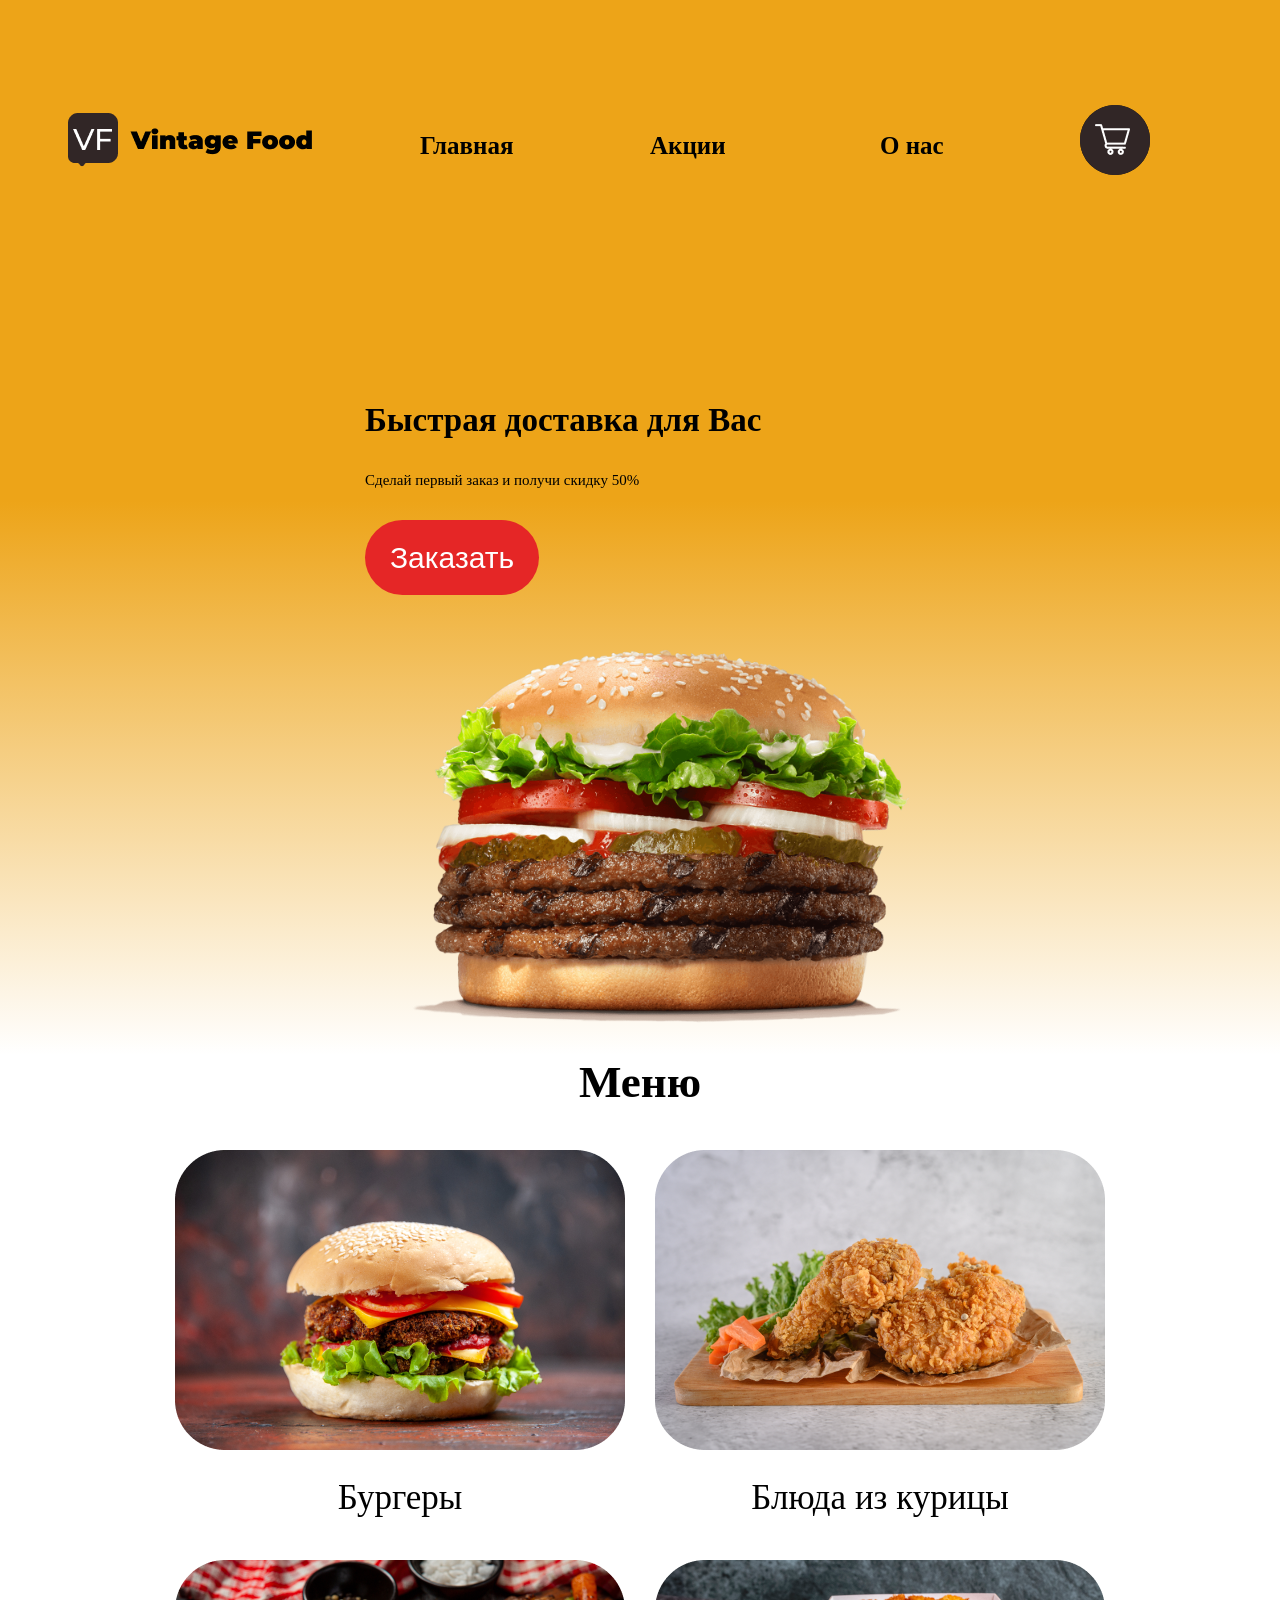
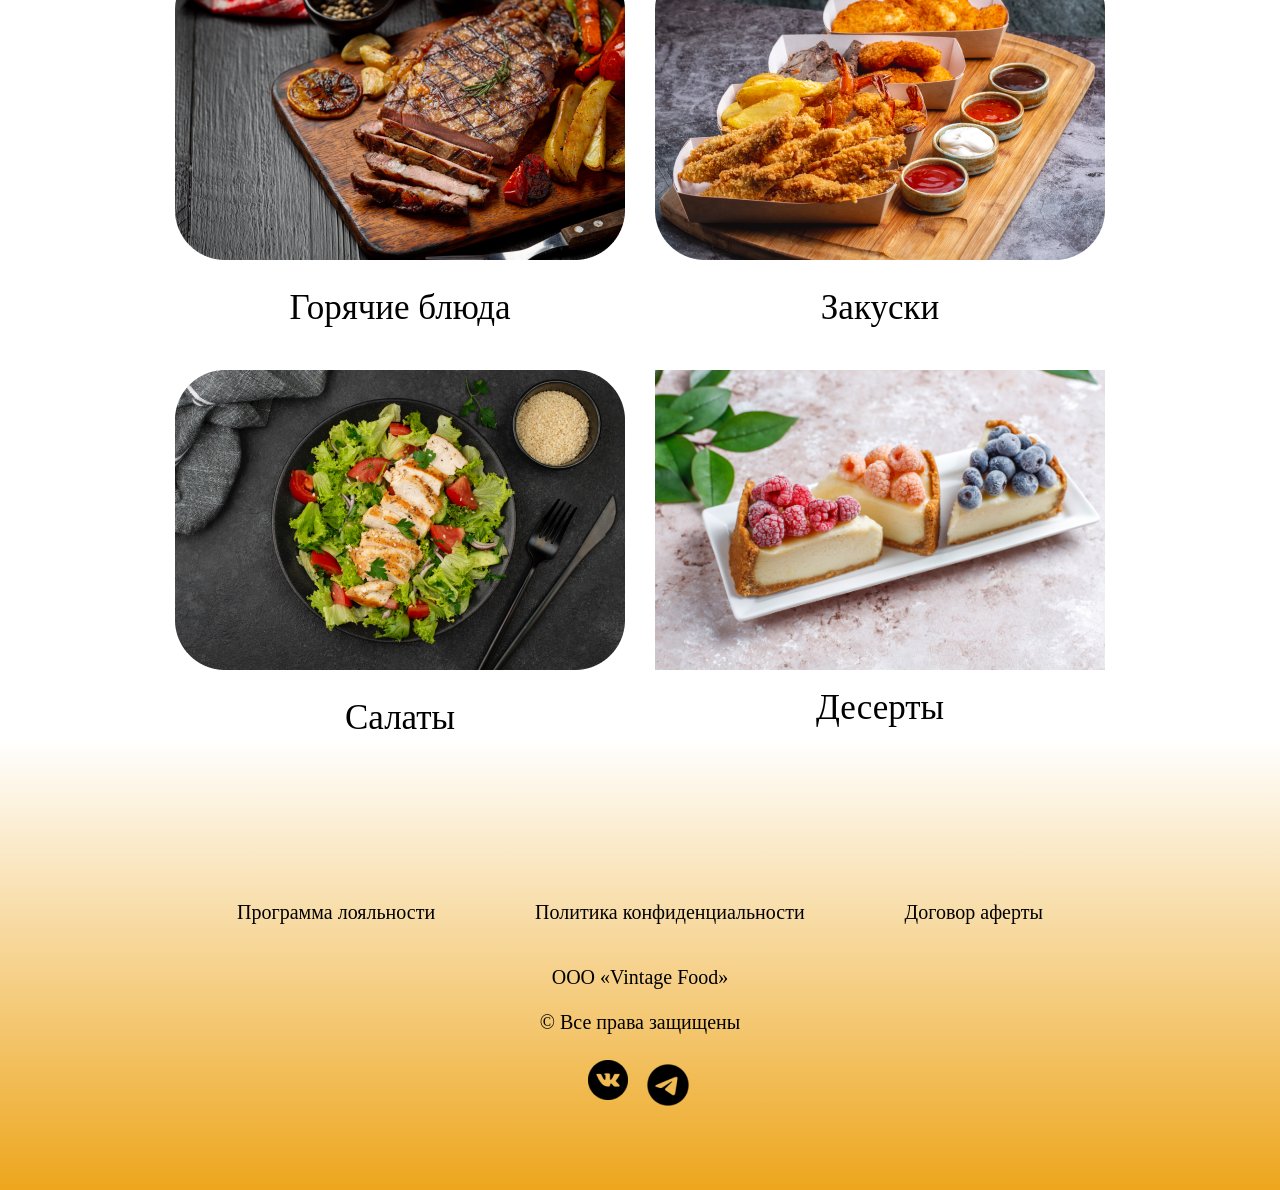
<file: burger-king/index.html>
<!DOCTYPE html>
<html lang="en">
<head>
    <meta charset="UTF-8">
    <meta name="viewport" content="width=device-width, initial-scale=1.0">
    <title>Burger-king</title>
    <link rel="stylesheet" href="style.css">
</head>
<body>
    <header class = "head">
        <nav class = "navigation">
            <a href="#"><img src="images/logo.png" alt="Burger King Logo" class="logo"></a>
            <ul class="vkladki_main">
                <li><a href="#" class ="nav_main">Главная</a></li>
                <li><a href="#" class ="nav_main">Акции</a></li>
                <li><a href="#" class ="nav_main">О нас</a></li>
            </ul>

            <button type="button" class="nav_button">
                <img src="images/button_korzina.png" alt="кнопка корзина" class="img_korzina">
            </button>
        </nav>
        <div class="container-header">
            <ul class="text-header-list">
                <li> 
                    <p class="text-header">
                        Быстрая доставка для Вас
                    </p>
                </li>
                <li> 
                    <p class="text-header2">
                        Сделай первый заказ и получи скидку 50%
                    </p>
                </li>
                <li>
                    <button type="button" class="container-button-header">
                        Заказать
                    </button>
                </li>
            </ul>

            <div>
                <img src="images/burger.png" alt="burger" class="button-zakaz" width="642" height="450">
            </div>
        </div>    

    </header>

    <main class="main">
        <section class="container-catalog">
            <h1 class="catalog-title">Меню</h1>
            <ul class="catalog-list">
                <li class="catalog-item">
                    <img src="images/burger-item.png" alt="" width="450px" height="300px">
                    <p class="catalog-text">Бургеры</p>
                </li>
                <li class="catalog-item">
                    <img src="images/strips.png" alt="" width="450px" height="300px">
                    <p class="catalog-text">Блюда из курицы</p>
                </li>
                <li class="catalog-item">
                    <img src="images/steik.png" alt="" width="450px" height="300px">
                    <p class="catalog-text">Горячие блюда</p>
                </li>
                <li class="catalog-item">
                    <img src="images/fastfood.png" alt="" width="450px" height="300px">
                    <p class="catalog-text">Закуски</p>
                </li>
                <li class="catalog-item">
                    <img src="images/salat.png" alt="" width="450px" height="300px">
                    <p class="catalog-text">Салаты</p>
                </li>
                <li class="catalog-item">
                    <img src="images/thiskeik.jpg" alt="" width="450px" height="300px" class="img_thiskeik">
                    <p class="catalog-text">Десерты</p>
                </li>
            </ul>
        </section>

    </main>

    <footer class="footer">

        <ul class="footer-list">
            <li>
                <a href="#" class="footer-title">Программа лояльности</a>
            </li>
            <li>
                <a href="#" class="footer-title">Политика конфиденциальности</a>
            </li>
            <li>
                <a href="#" class="footer-title">Договор аферты</a>
            </li>
        </ul>

        <ul class="footer-page-text">
            <li>
                <p class="footer-text">ООО «Vintage Food»</p>
            </li>
            <li>
                <p class="footer-text">© Все права защищены</p>
            </li>
        </ul>

        <ul class="footer-contacts">
            <li>
                <a href="#">
                    <img src="images/Vk.png" alt="" width="50px" height="50px" class="footer_images">
                </a>
            </li>
            <li>
                <a href="#">
                    <img src="images/Telegram.png" alt="" width="60px" height="60px" class="footer_images">
                </a>
            </li>

        </ul>
    </footer>

</body>
</html>
</file>
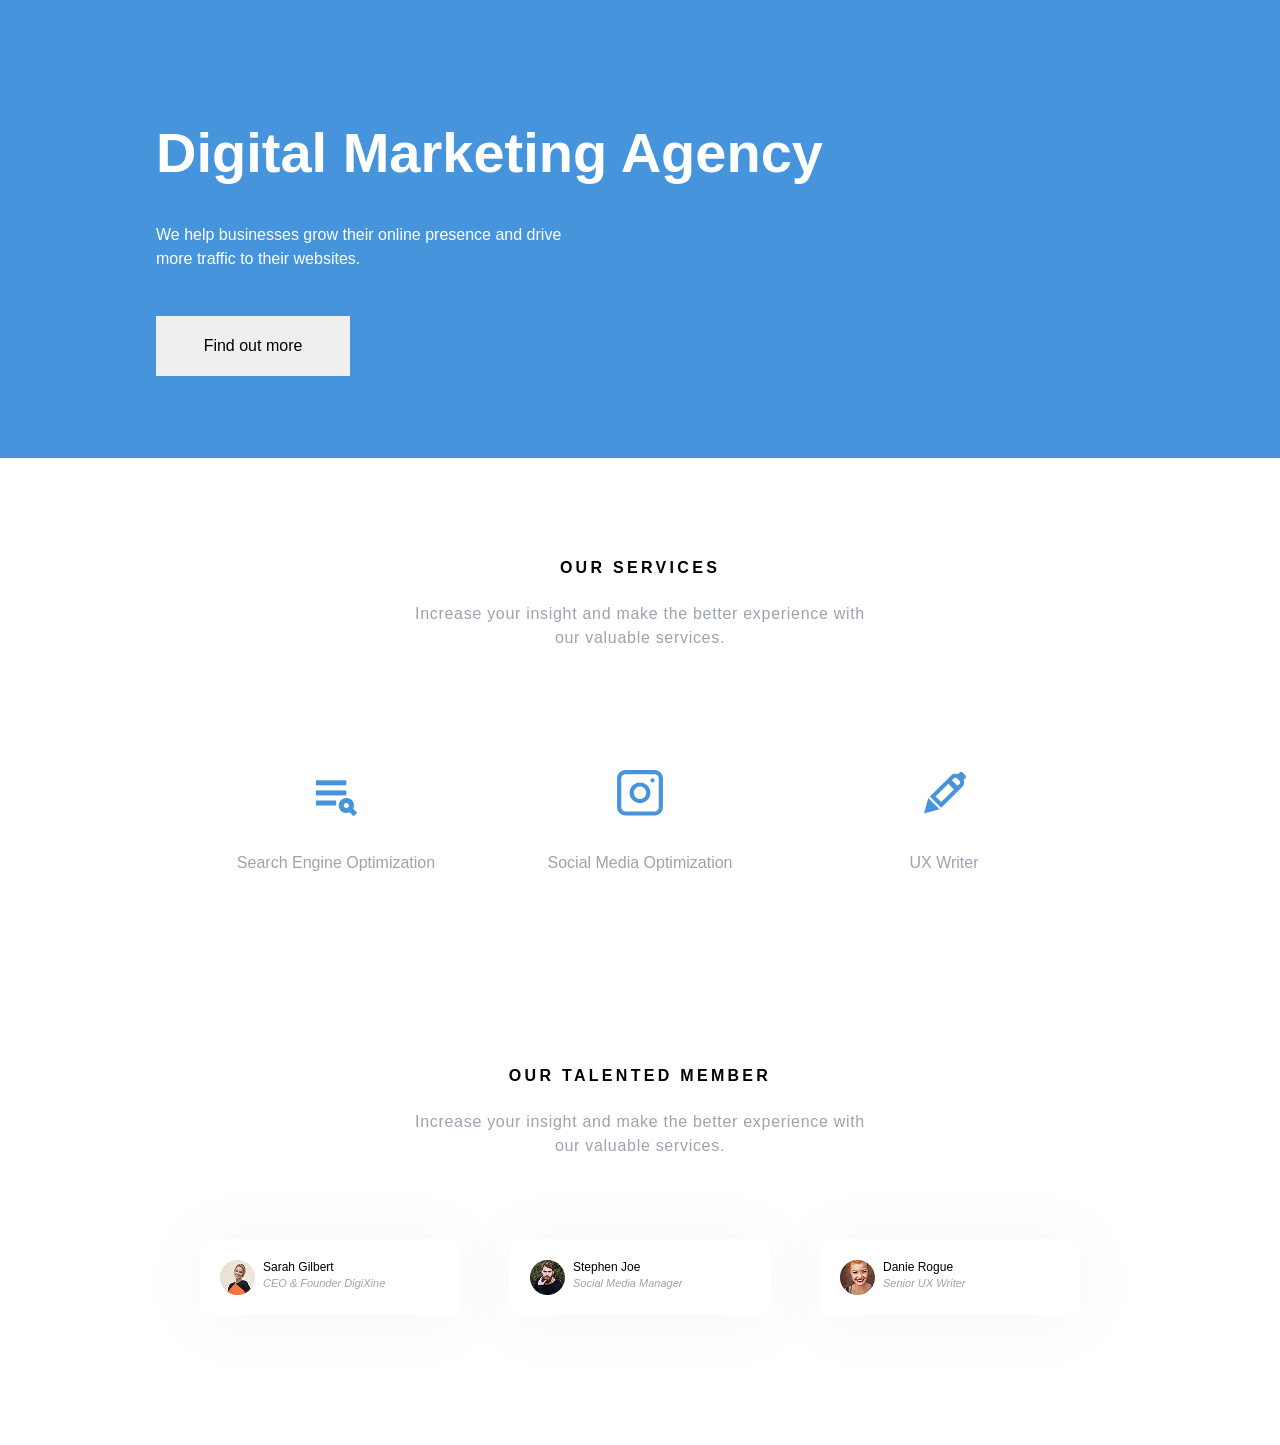
<file: digital-marketing-agency/index.html>
<!DOCTYPE html>
<html lang="en">
<head>
    <meta charset="UTF-8">
    <meta name="viewport" content="width=device-width, initial-scale=1.0">
    <title>digital marketing agency
    </title>
    <link rel="stylesheet" href="styles/style.css">
</head>
<body>
    <header class="header">
        <div class="container">
            <h1 class="header-title">
                Digital Marketing Agency
            </h1>
            <p class="header-text">
                We help businesses grow their online presence and drive more traffic to their websites.
            </p>
            <button class="header-button">Find out more</button>
        </div>
    </header>
    
    <!-- services -->
    <section class="services">
        <div class="container">
            <div class="block">
                <h2 class="block-title">
                    OUR SERVICES
                </h2>
                <p class="block-text">
                    Increase your insight and make the better experience with our  valuable services.
                </p>
            </div>

            <div class="services-items">
                <div class="item">
                    <img src="images/play-list.svg" alt="картинка" class="services-items-img">
                    <h3 class="services-items-title">Search Engine Optimization</h3>
                </div>
                
                <div class="item">
                    <img src="images/instagram.svg" alt="картинка" class="services-items-img">
                    <h3 class="services-items-title">Social Media Optimization</h3>
                </div>
                
                
                <div class="item">
                    <img src="images/pen.svg" alt="картинка" class="services-items-img">
                    <h3 class="services-items-title">UX Writer</h3>
                </div>
                
            </div>
        </div>
    </section>

    <!-- team -->
    <section class="team">
        <div class="container">
            <div class="block">
                <h2 class="block-title">
                    OUR TALENTED MEMBER
                </h2>
                <p class="block-text">
                    Increase your insight and make the better experience with our  valuable services.
                </p>

            </div>
            <div class="team-items">
                <div class="team-item">
                    <img src="images/ava1.png" alt="Sarah Gilbert" class="team-img">
                    <div class="team-block">
                        <h4 class="team-title">Sarah Gilbert
                        </h4>
                        <p class="team-text">CEO & Founder DigiXine</p>
                    </div>
                </div>
                <div class="team-item">
                    <img src="images/ava2.png" alt="Stephen Joe" class="team-img">
                    <div class="team-block">
                        <h4 class="team-title">Stephen Joe
                        </h4>
                        <p class="team-text">Social Media Manager</p>
                    </div>
                </div>
                <div class="team-item">
                    <img src="images/ava3.png" alt="Danie Rogue" class="team-img">
                    <div class="team-block">
                        <h4 class="team-title">Danie Rogue
                        </h4>
                        <p class="team-text">Senior UX Writer</p>
                    </div>
                </div>
            </div>
        </div>
    </section>
</body>
</html>
</file>
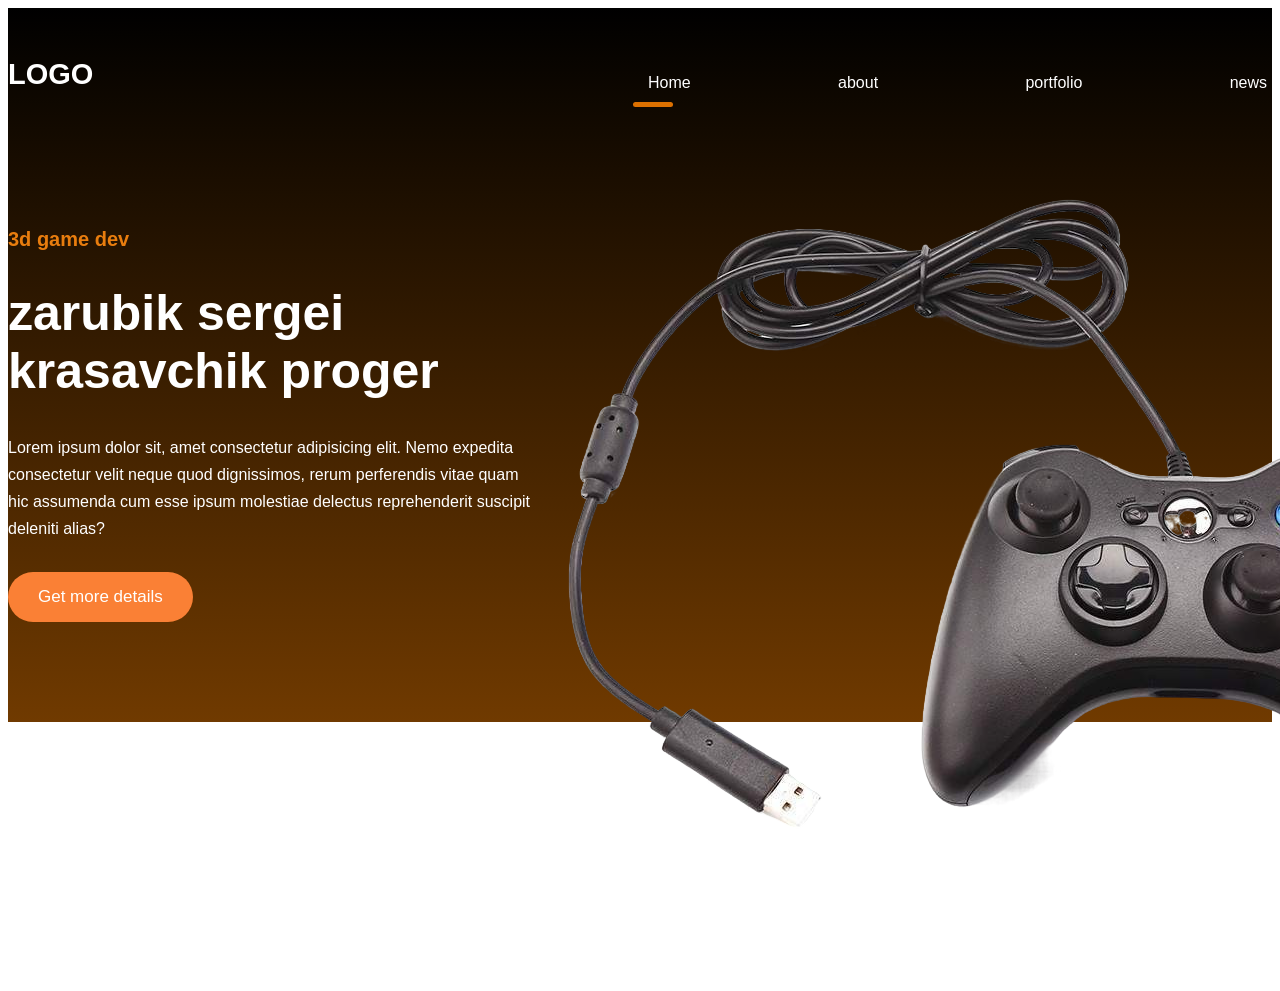
<file: itproger_example/index.html>
<!DOCTYPE html>
<html lang="en">
<head>
    <link rel="stylesheet" href="style.css">
    <meta charset="UTF-8">
    <meta name="viewport" content="width=device-width, initial-scale=1.0">
    <title>Document</title>
</head>
<body>
    <div class="wrapper">
        <header class="container">
            <b><span class="logo">logo</span></b>
                <nav>
                    <ul>
                        <li class="active"><a href="#">Home</a></li>
                        <li><a href="#">about</a></li>
                        <li><a href="#">portfolio</a></li>
                        <li><a href="#">news</a></li>
                        <li class="btn"><a href="#">contacts</a></li>
                    </ul>
                </nav>
        </header>

        <div class="hero container">
            <div class="hero--info">
                <h2>3d game dev</h2>
                <h1>zarubik sergei krasavchik proger</h1>
                <p>Lorem ipsum dolor sit, amet consectetur adipisicing elit. Nemo expedita consectetur velit neque quod dignissimos, rerum perferendis vitae quam hic assumenda cum esse ipsum molestiae delectus reprehenderit suscipit deleniti alias?</p>
                <button class="btn">Get more details</button>
            </div>
            <img src="image/joystik.png" alt="" class="no-bg">
        </div>
    </div>
</body>
</html>
</file>
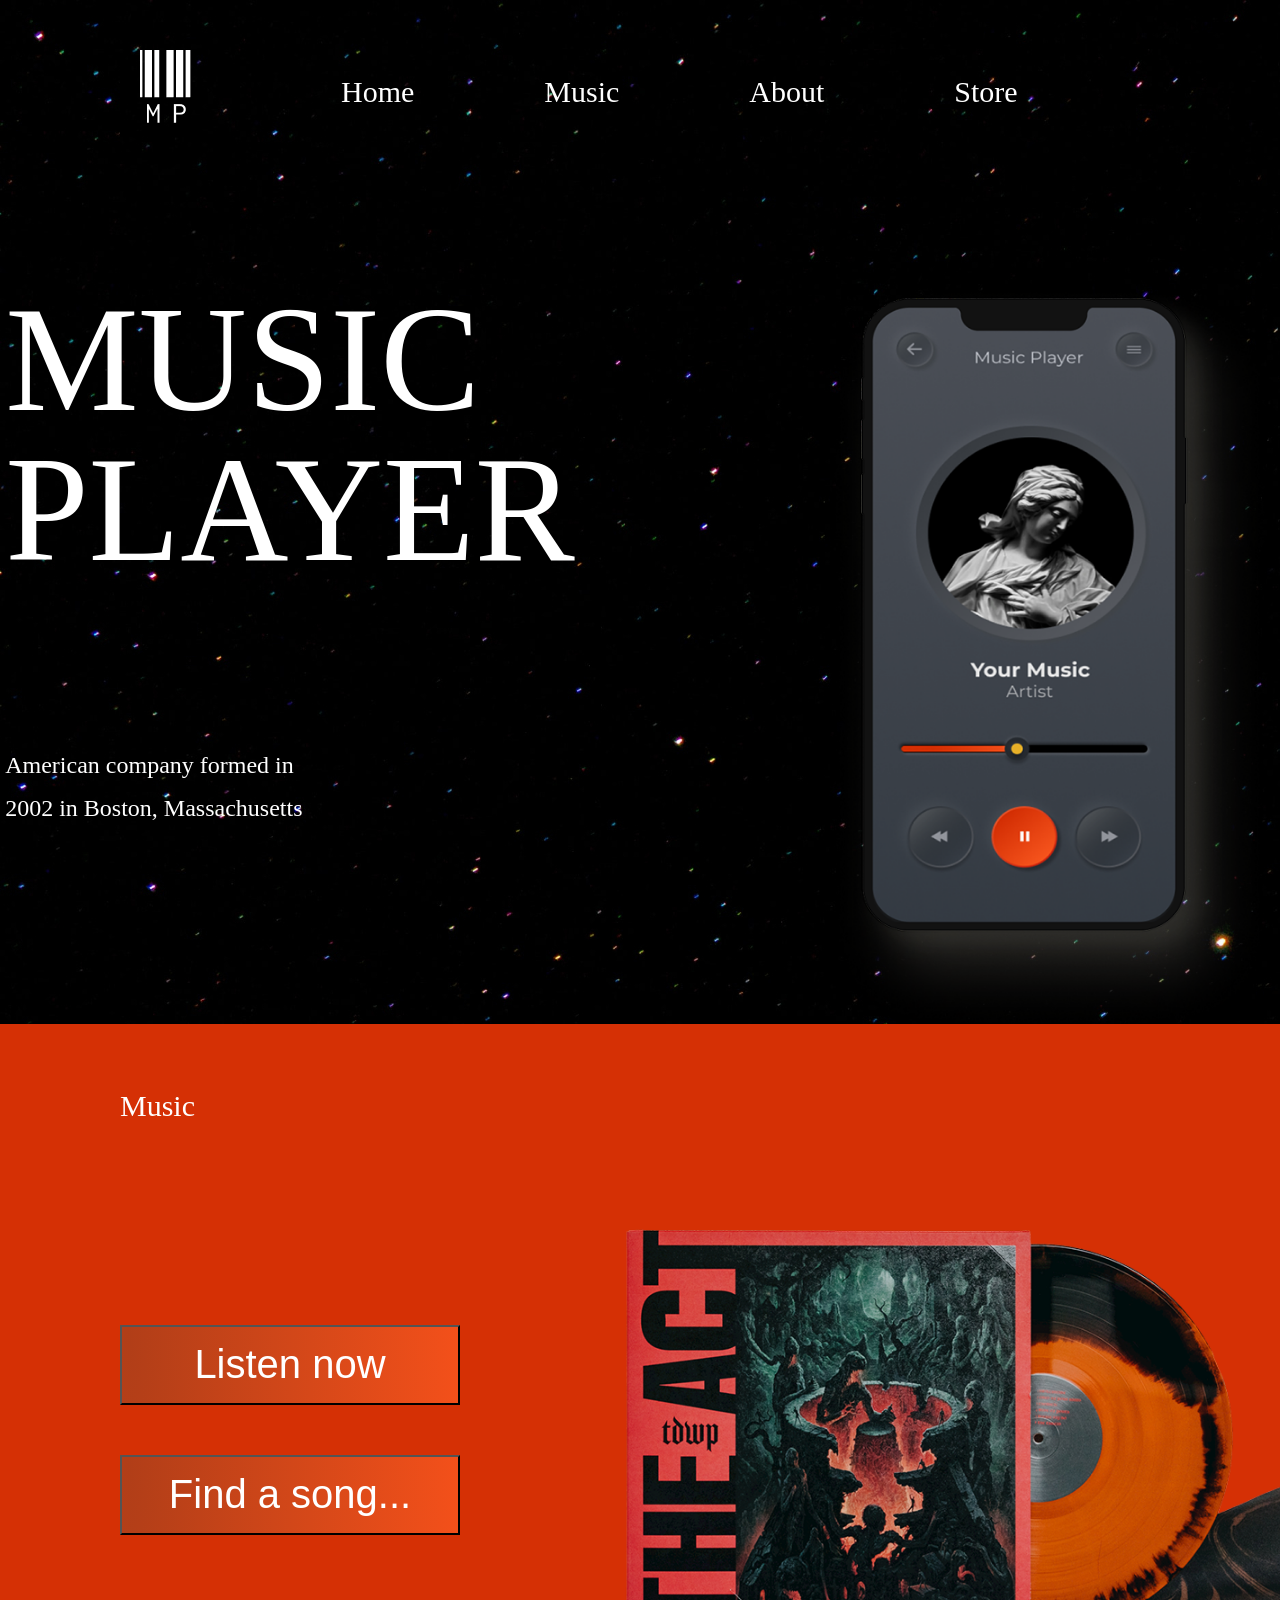
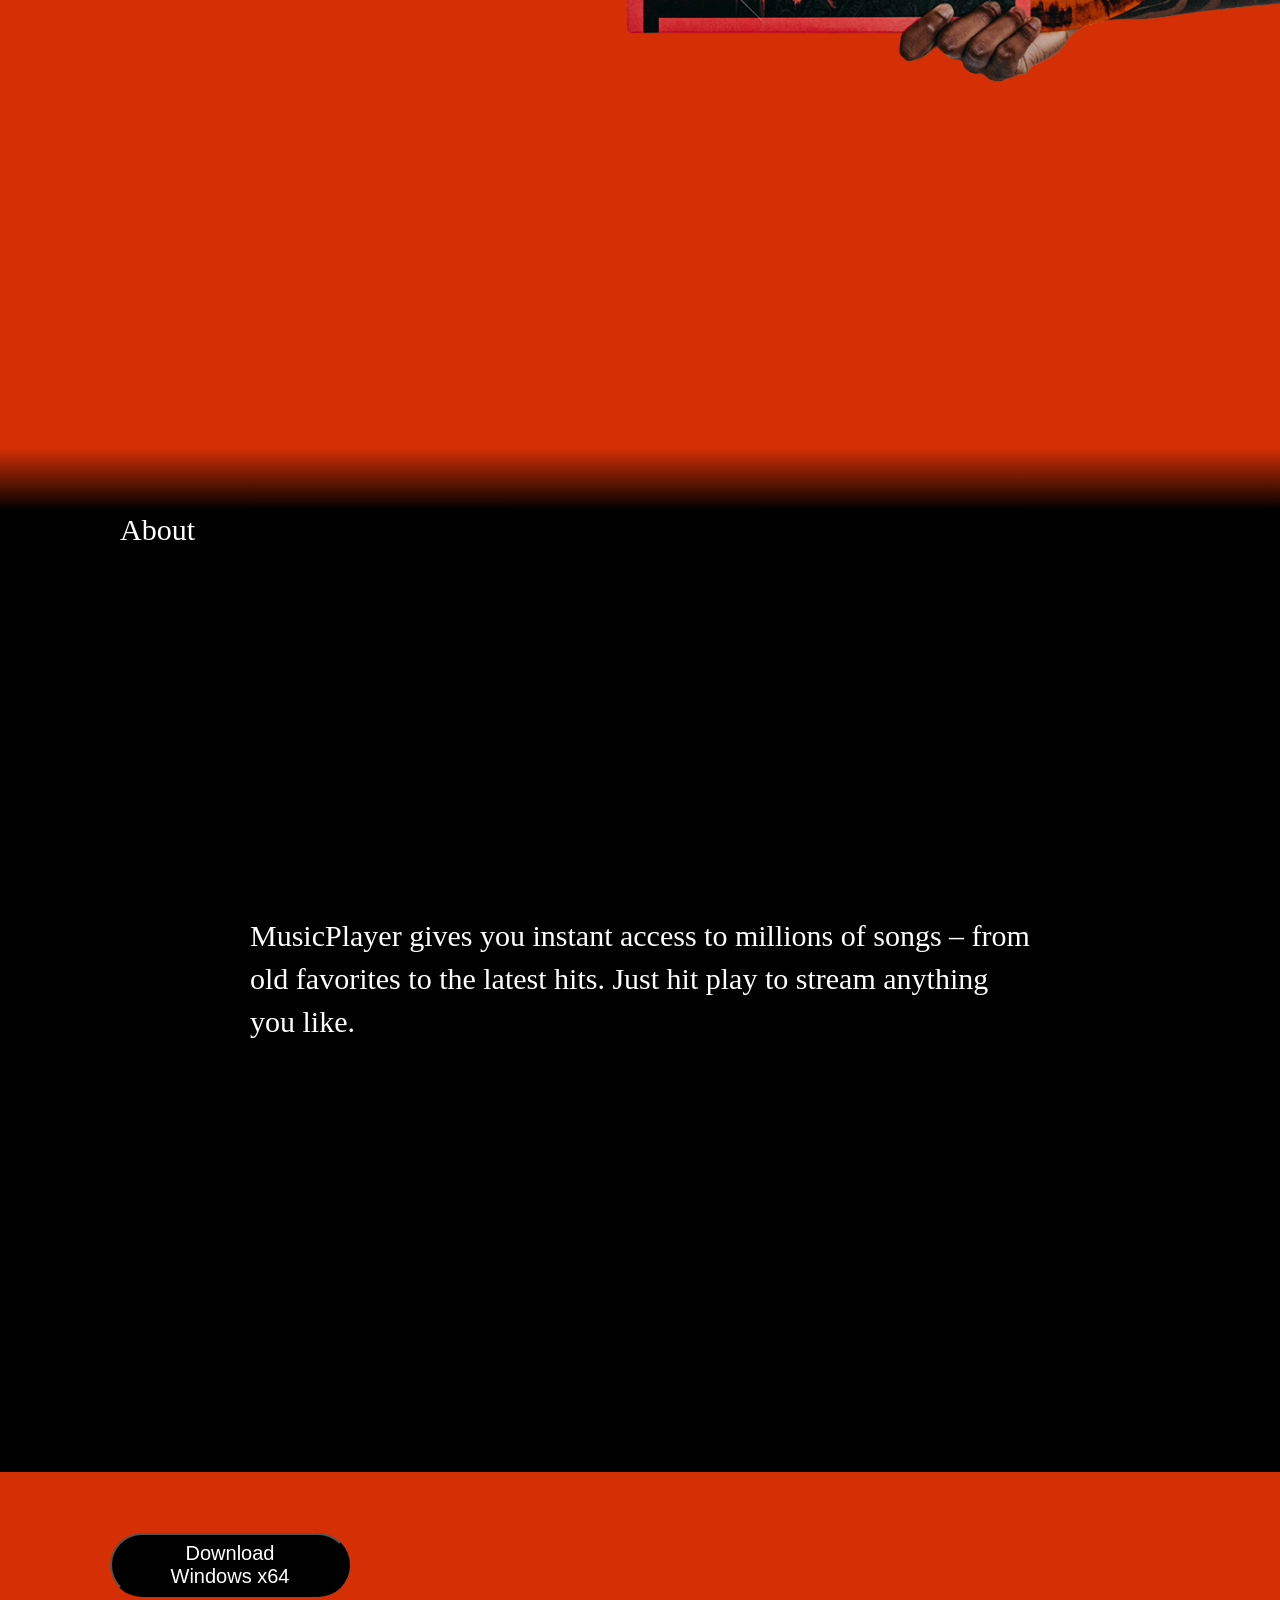
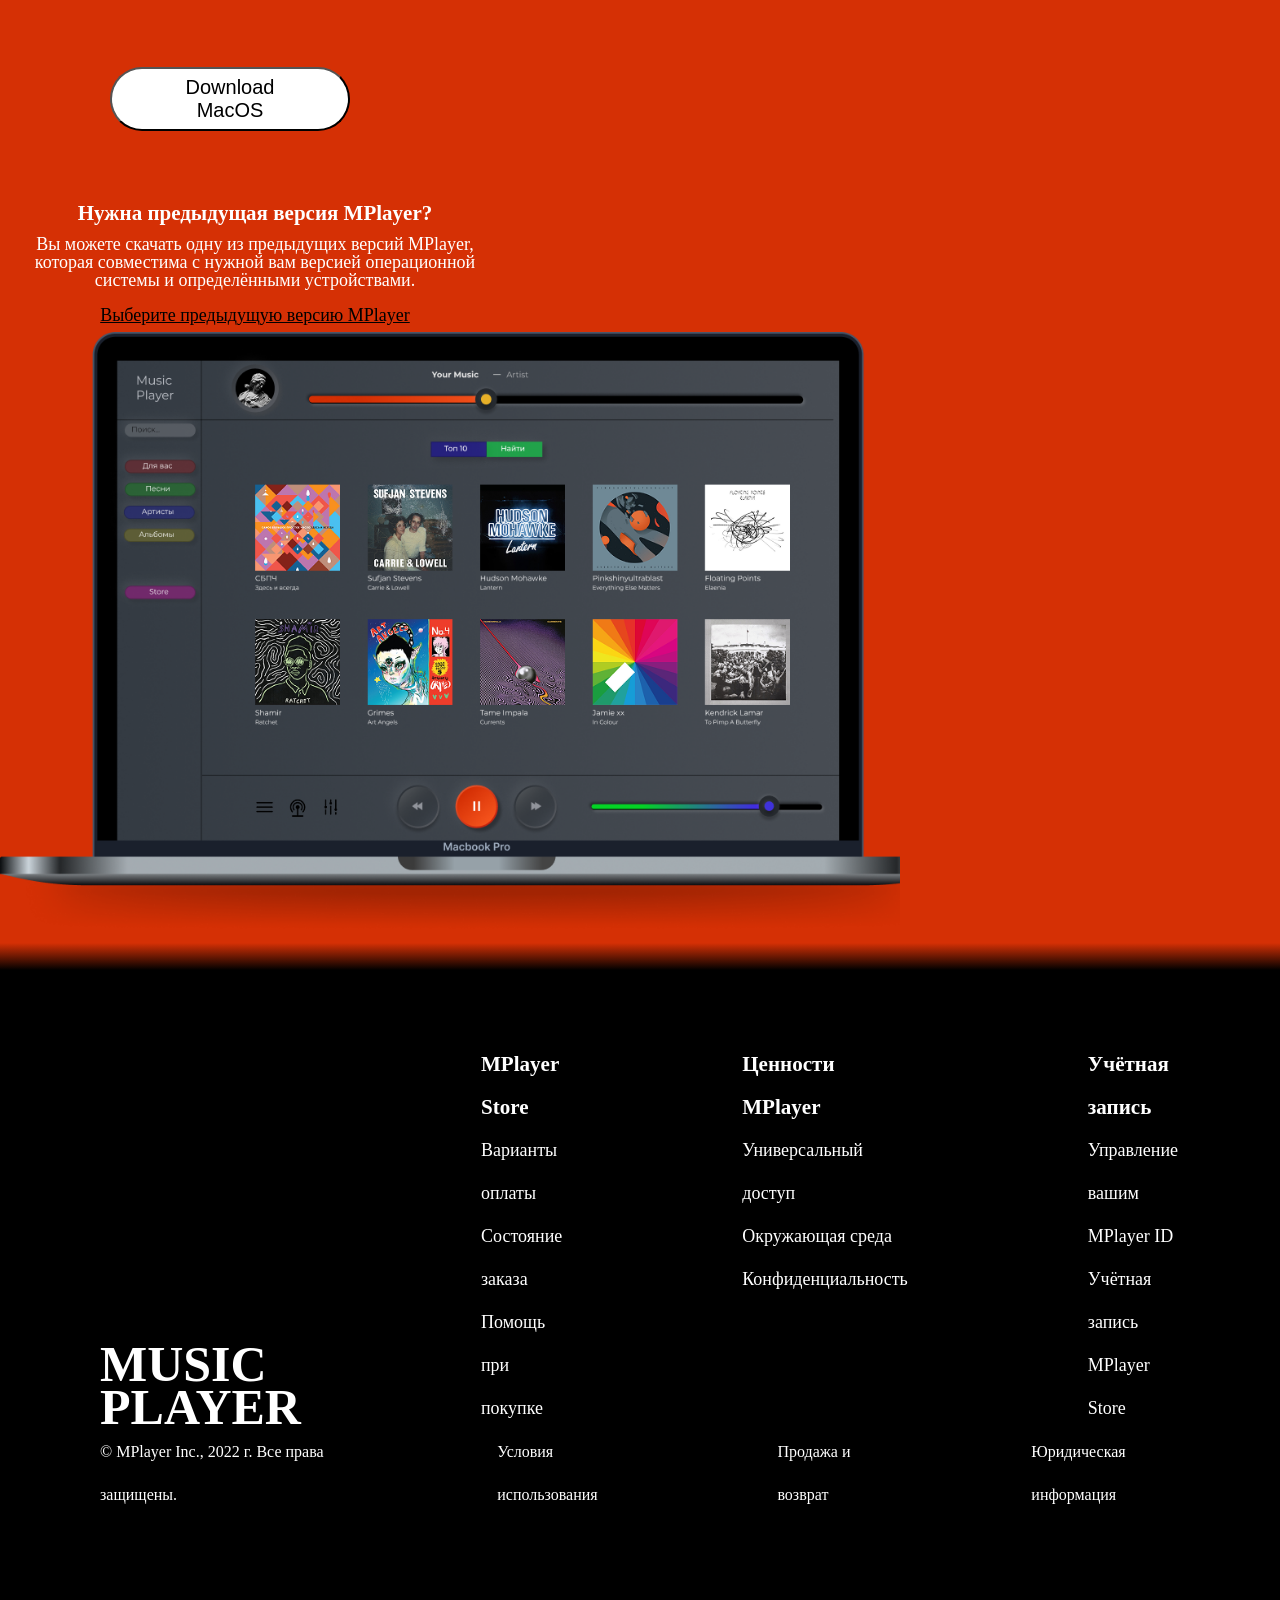
<file: musicplayer/index.html>
<!DOCTYPE html>
<html lang="en">
<head>
    <meta charset="UTF-8">
    <meta name="viewport" content="width=device-width, initial-scale=1.0">
    <link rel="stylesheet" href="style.css">
    <title>MusicPlayer</title>
</head>
<body>
    <header class="header">
        <nav class="navigation">
            <a href="#"><img src="images/logo.png" alt="logo-music" class="logo"></a>
            <ul class="vkladki_main">
                <li><a href="#" class ="nav_main">Home</a></li>
                <li><a href="#music" class ="nav_main">Music</a></li>
                <li><a href="#about" class ="nav_main">About</a></li>
                <li><a href="#store" class ="nav_main">Store</a></li>
            </ul>

        </nav>

        <div class="container-header">
            <ul class="container-header-text">
                <li class="container-header-text1">
                    MUSIC<br>PLAYER
                </li>
                <li class="container-header-text2">
                    American company formed in<br>2002 in Boston, Massachusetts
                </li>

            </ul>
            <div class="image-header">
                <img src="images/iphone_main.png" alt="фото телефона" width="450px" height="750px">
            </div>
        </div>
    </header>

    <main class="main">
        <div class="main-header">
            <div class="main-header-header" id="music">
                Music
            </div>
            <div class="main-header-container">
                <div class="button-main-container">
                    <button class = "button-main">Listen now</button>
                    <button class = "button-main">Find a song...</button>
                </div>
                <div class="image-header-main">
                    <img src="images/disk.png" alt="disk" width="900px" height="600px">
                </div>
            </div>
        </div>

        <div class="main-main">
            <div class="main-main-header" id="about">
                About
            </div>
            <div class="main-main-text">
                MusicPlayer gives you instant access to millions of songs – from old favorites to the latest hits. Just hit play to stream anything you like.
            </div>
        </div>

        <div class="main-footer">
            <div class="main-footer-header" id="store">
                Store
            </div>
            <div class="main-footer-container">
                <div class="main-footer-text">
                    <div class="main-footer-button">
                        <button class="main-footer-button1">Download<br>Windows x64</button>
                        <button class="main-footer-button2">Download<br>MacOS</button>
                    </div>
                    <div class="main-footer-text-opisanie">
                        <ul class="list-mp3player">
                            <li class="header-list-mp3player">
                                Нужна предыдущая версия MPlayer?
                            </li>
                            <li class="container-list-mp3player">
Вы можете скачать одну из предыдущих версий MPlayer, которая совместима с нужной вам версией операционной системы и определёнными устройствами.

                            </li>
                            <a href="#" class="footer-list-mp3player">Выберите предыдущую версию MPlayer</a>
                        </ul>
                    </div>
                </div>
                <div class="main-footer-image">
                    <img src="images/macbook.png" alt="macbook" width="900px" height="600px">
                </div>
            </div>
        </div>
    </main>

    <footer class="footer">
        <ul class="footer-list">
            <li class="footer-list-1">
                MUSIC<br>PLAYER
            </li>
            <li class="footer-list-2">
                <h3>MPlayer Store</h3>Варианты оплаты<br>Состояние заказа<br>Помощь при покупке
            </li>
            <li class="footer-list-2">
                <h3>Ценности MPlayer</h3>
Универсальный доступ
<br>
Окружающая среда
<br>
Конфиденциальность
            </li class="footer-list-2">
            <li>
                <h3>Учётная запись</h3>
Управление вашим MPlayer ID
<br>
Учётная запись MPlayer Store
            </li>
        </ul>
        <ul class="footer-ssilka">
            <li class="footer-ssilka-text">
                © MPlayer Inc., 2022 г. Все права защищены.
            </li>
            <li class="footer-ssilka-text">
                Условия использования
            </li>
            <li class="footer-ssilka-text"> 
                Продажа и возврат
            </li>
            <li class="footer-ssilka-text">
                Юридическая информация
            </li>
        </ul>
    </footer>
</body>
</html>
</file>
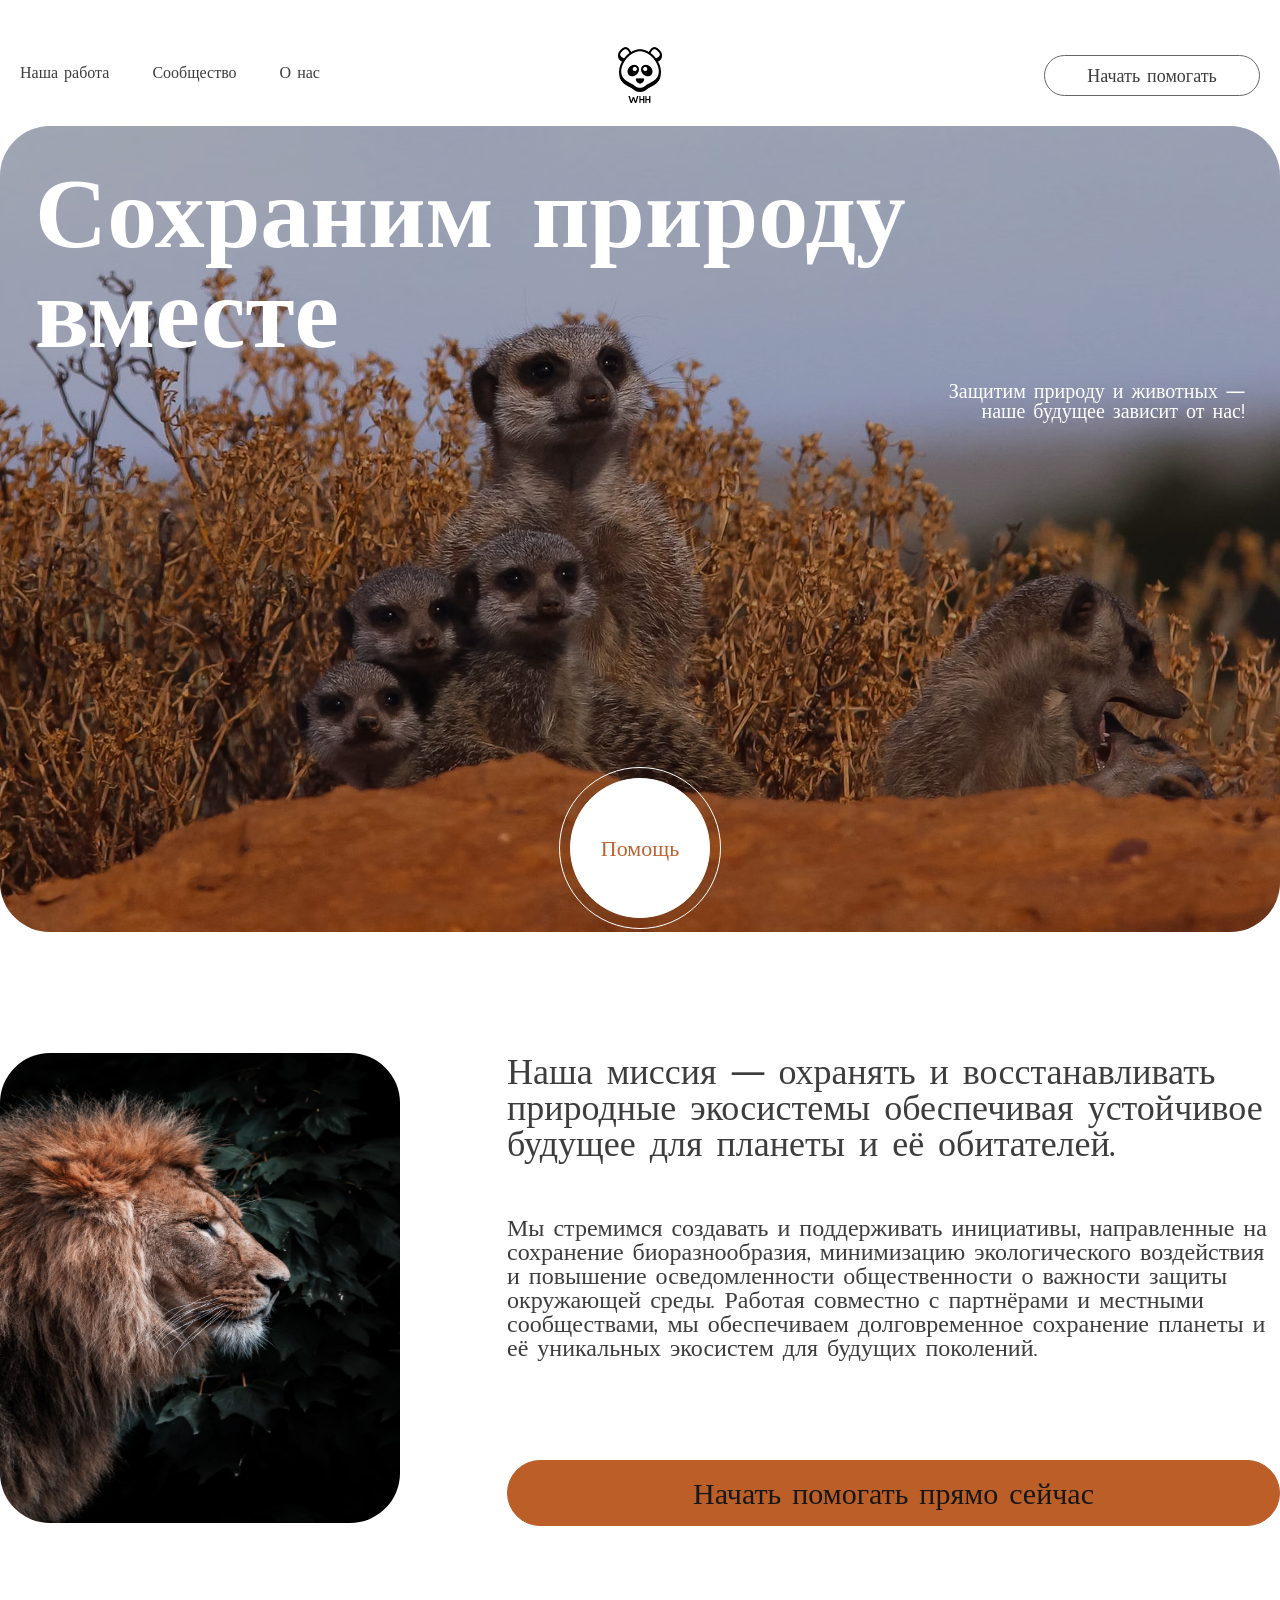
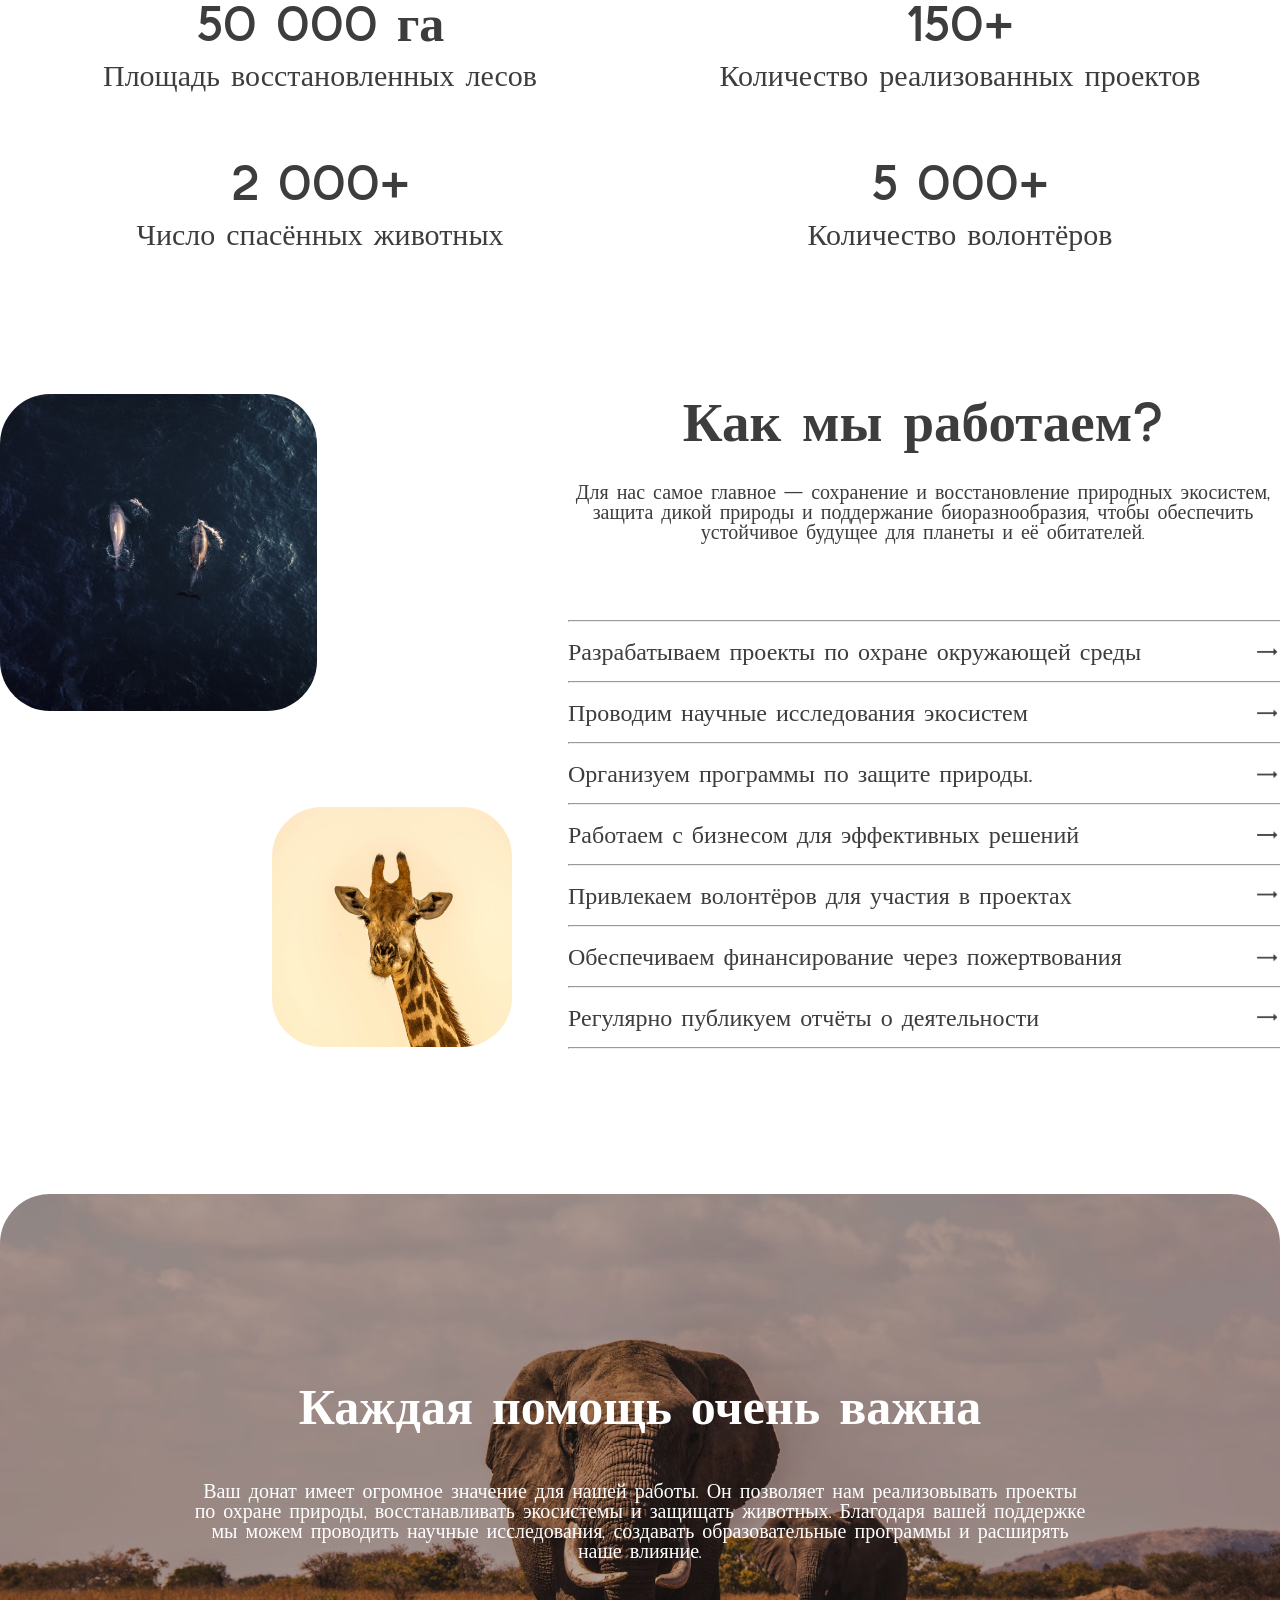
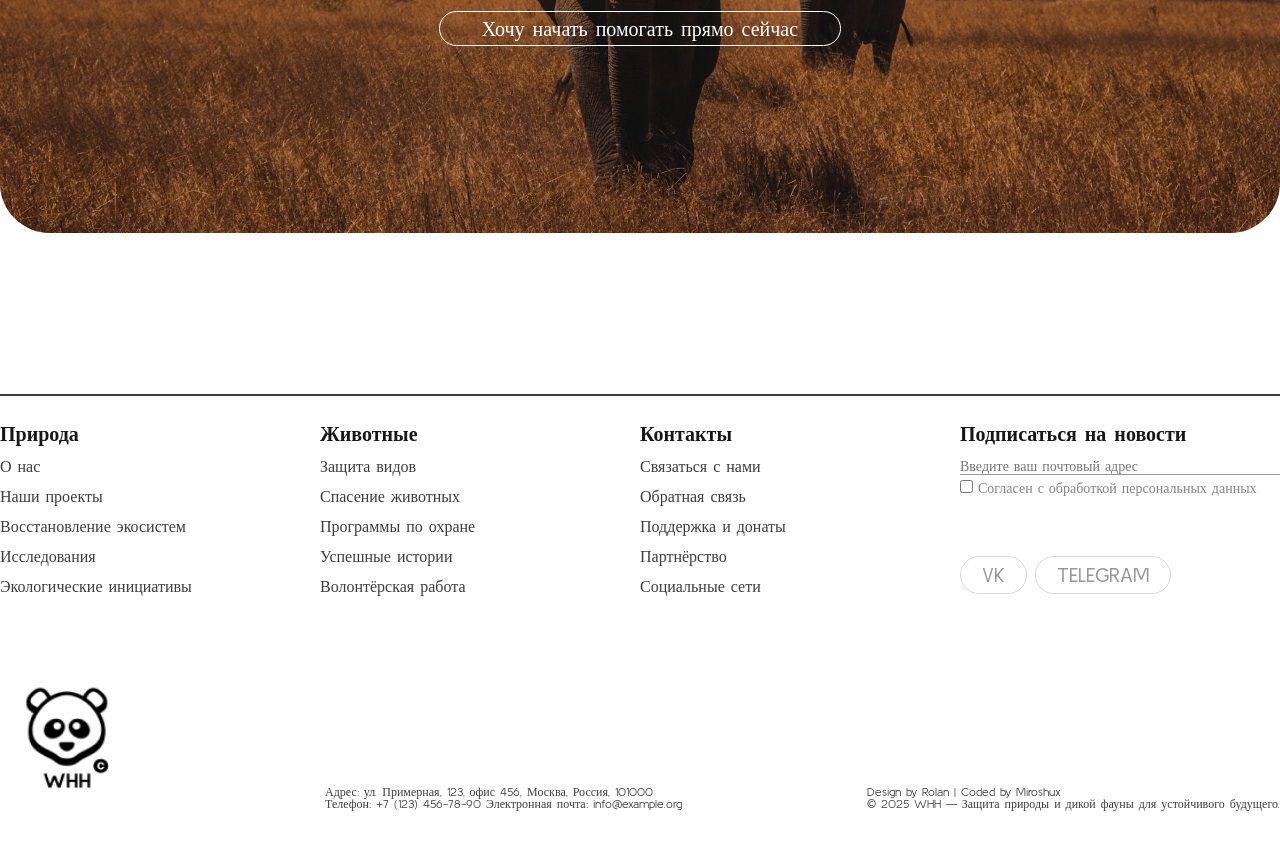
<file: nature_project/index.html>
<!DOCTYPE html>
<html lang="en">
<head>
    <link rel="preconnect" href="https://fonts.googleapis.com">
    <link rel="preconnect" href="https://fonts.gstatic.com" crossorigin>
    <link href="https://fonts.googleapis.com/css2?family=Kulim+Park:ital,wght@0,200;0,300;0,400;0,600;0,700;1,200;1,300;1,400;1,600;1,700&display=swap" rel="stylesheet">
    <meta charset="UTF-8">
    <meta name="viewport" content="width=device-width, initial-scale=1.0">
    <title>Nature</title>
    <link rel="stylesheet" href="style.css">
</head>
<body>
    <section class="header" id="head">
        <div class="container">
            <div class="navigation">
                <div class="navigation-vkladki">
                    <a href="#">Наша работа</a>
                    <a href="#">Сообщество</a>
                    <a href="#">О нас</a>
                </div>
                <div class="logo-header-container">
                    <img src="images/logo.png" alt="логотип" class="logo-header">
                </div>
                <div class="button-header-container">
                    <button type="submit" class="button-header">Начать помогать</button>
                </div>
            </div>

            <div class="image-header">
                <div class="image-header-container">
                    <div class="top">
                        <h1>Сохраним природу вместе</h1>
                        <p>Защитим природу и животных — <br>наше будущее зависит от нас!</p>
                    </div>
                    <div class="bottom">
                        <div class="btn-help-border">
                            <button class="btn-help">Помощь
                            </button>
                        </div>
                    </div>
                </div>
            </div>
        </div>
    </section>

    <section class="mission" id="main1">
        <div class="container">
            <div class="flex-container-mission">
                <div class="top-mission-container">
                    <div class="image-mission-container">
                        <img src="images/lion.png" alt="лев" class="image-lion" width="400px" height="400px">
                    </div>
                    <div class="text-mission-container">
                        <div class="text-mission">
                            <p class="first-text-mission">Наша миссия — охранять и восстанавливать природные экосистемы обеспечивая устойчивое будущее для планеты и её обитателей.</p>
                            <p class="last-text-mission">Мы стремимся создавать и поддерживать инициативы, направленные на сохранение биоразнообразия, минимизацию экологического воздействия и повышение осведомленности общественности о важности защиты окружающей среды. Работая совместно с партнёрами и местными сообществами, мы обеспечиваем долговременное сохранение планеты и её уникальных экосистем для будущих поколений.</p>
                        </div>
                        <div class="button-help-container">
                            <button type="submit" class="button-help">Начать помогать прямо сейчас</button>
                        </div>
                    </div>
                </div>
                <div class="bottom-mission-container">
                    <div class="mission-info">
                        <p class="mission-info-number">50 000 га</p>
                        <p class="mission-info-text">Площадь восстановленных лесов</p>
                    </div>
                    <div class="mission-info">
                        <p class="mission-info-number">150+</p>
                        <p class="mission-info-text">Количество реализованных проектов</p>
                    </div>
                    <div class="mission-info">
                        <p class="mission-info-number">2 000+</p>
                        <p class="mission-info-text">Число спасённых животных</p>
                    </div>
                    <div class="mission-info">
                        <p class="mission-info-number">5 000+</p>
                        <p class="mission-info-text">Количество волонтёров</p>
                    </div>
                </div>          
            </div>
        </div>
    </section>

    <section class="quest" id="question">
        <div class="container">
            <div class="grid-container-question">
                <div class="image-quest-container">
                    <div class="image-quest-top-container">
                        <img src="images/delfin.png" alt="дельфинчик" class="image-delfin" width="317px" height="317px">
                    </div>
                    <div class="image-quest-bottom-container">
                        <img src="images/giraffe.png" alt="жирафчик" class="image-giraffe" width="240px" height="240px">
                    </div>
                </div>
                <div class="text-quest-container">
                    <div class="description-quest-container">
                        <p class="quest-info-header">Как мы работаем?</p>
                        <p class="quest-info-description">Для нас самое главное — сохранение и восстановление природных экосистем, защита дикой природы и поддержание биоразнообразия, чтобы обеспечить устойчивое будущее для планеты и её обитателей.</p>
                    </div>
                    <div class="list-quest-container">
                        <div class="list-text-quest">
                            <!-- элемент 1 -->
                            <hr>
                            <div class="text-list-quest-container">
                                Разрабатываем проекты по охране окружающей среды 
                            </div>
                            <!-- элемент 2 --> 
                            <hr>
                            <div class="text-list-quest-container">
                                Проводим научные исследования экосистем
                            </div> 
                            <hr>
                            <div class="text-list-quest-container">
                                Организуем программы по защите природы.
                            </div> 
                            <hr>
                            <div class="text-list-quest-container">
                                Работаем с бизнесом для эффективных решений 
                            </div> 
                            <hr>
                            <div class="text-list-quest-container">
                                Привлекаем волонтёров для участия в проектах
                            </div> 
                            <hr>
                            <div class="text-list-quest-container">
                                Обеспечиваем финансирование через пожертвования
                            </div> 
                            <hr>
                            <div class="text-list-quest-container">
                                Регулярно публикуем отчёты о деятельности
                            </div> 
                            <hr>
                        </div>
                        <div class="strelka-list-quest">
                            <img src="images/strelki.png" alt="стрелки" class="image-strelki">
                        </div>
                    </div>
                </div>
            </div>
        </div>
    </section>

    <section class="last-page" id="last">
        <div class="container">
            <div class="text-last-page">
                <div class="header-last-page">
                    Каждая помощь очень важна
                </div>
                <div class="donat">
                    Ваш донат имеет огромное значение для нашей работы. Он позволяет нам реализовывать проекты по охране природы, восстанавливать экосистемы и защищать животных. Благодаря вашей поддержке мы можем проводить научные исследования, создавать образовательные программы и расширять наше влияние.
                </div>
                <button type="submit" class="button-last-page">Хочу начать помогать прямо сейчас</button>
            </div>
        </div>
    </section>

    <section id="footer" class="footer_info_page">
        <div class="container">
            <hr>
            <div class="footer_wrapper">
                    <div class="footer_info">
                        <div id="nature" class="info">
                            <p>Природа</p>
                            <ul>
                                <li><a href="#">О нас</a></li>
                                <li><a href="#">Наши проекты</a></li>
                                <li><a href="#">Восстановление экосистем</a></li>
                                <li><a href="#">Исследования</a></li>
                                <li><a href="#">Экологические инициативы</a></li>
                            </ul>
                        </div>
                        <div id="beest" class="info">
                            <p>Животные</p>
                            <ul>
                                <li><a href="#">Защита видов</a></li>
                                <li><a href="#">Спасение животных</a></li>
                                <li><a href="#">Программы по охране</a></li>
                                <li><a href="#">Успешные истории</a></li>
                                <li><a href="#">Волонтёрская работа</a></li>
                            </ul>
                        </div>
                        <div id="contacts" class="info">
                            <p>Контакты</p>
                            <ul>
                                <li><a href="#">Связаться с нами</a></li>
                                <li><a href="#">Обратная связь</a></li>
                                <li><a href="#">Поддержка и донаты</a></li>
                                <li><a href="#">Партнёрство</a></li>
                                <li><a href="#">Социальные сети</a></li>
                            </ul>
                        </div>
                        <div id="subscribe" class="info">
                            <div class="footer-container-subscribe">
                                <p>Подписаться на новости</p>
                                <form action="/submit" method="post" class="form-subscribe">
                                    <input type="email" placeholder="Введите ваш почтовый адрес" style="font-size: 14px;">
                                    <label>
                                        <input type="checkbox"> Согласен с обработкой персональных данных
                                    </label>
                                </form>
                            </div>
                            <div class="social-buttons">
                                <button>VK</button>
                                <button>TELEGRAM</button>
                            </div>
                        </div>
                    </div>
                    <div class="copyright">
                        <div class="copyright_wrapper">
                            <div class="bottom_logo">
                                <img src="images/logo_whh.png" alt="Логотип WHH">
                            </div>
                            <div class="address">
                                <div>
                                    <p>Адрес: ул. Примерная, 123, офис 456, Москва,     Россия, 101000</p>
                                    <p>Телефон: +7 (123) 456-78-90 Электронная почта: info@example.org</p>
                                </div>
                            </div>
                            <div class="creators">
                                <div>
                                    <p>Design by Rolan | Coded by Miroshux</p>
                                    <p>© 2025 WHH — Защита природы и дикой фауны для устойчивого будущего.</p>
                                </div>
                            </div>
                        </div>
                    </div>
            </div>  
        </div>
    </section>
</body>
</html>
</file>
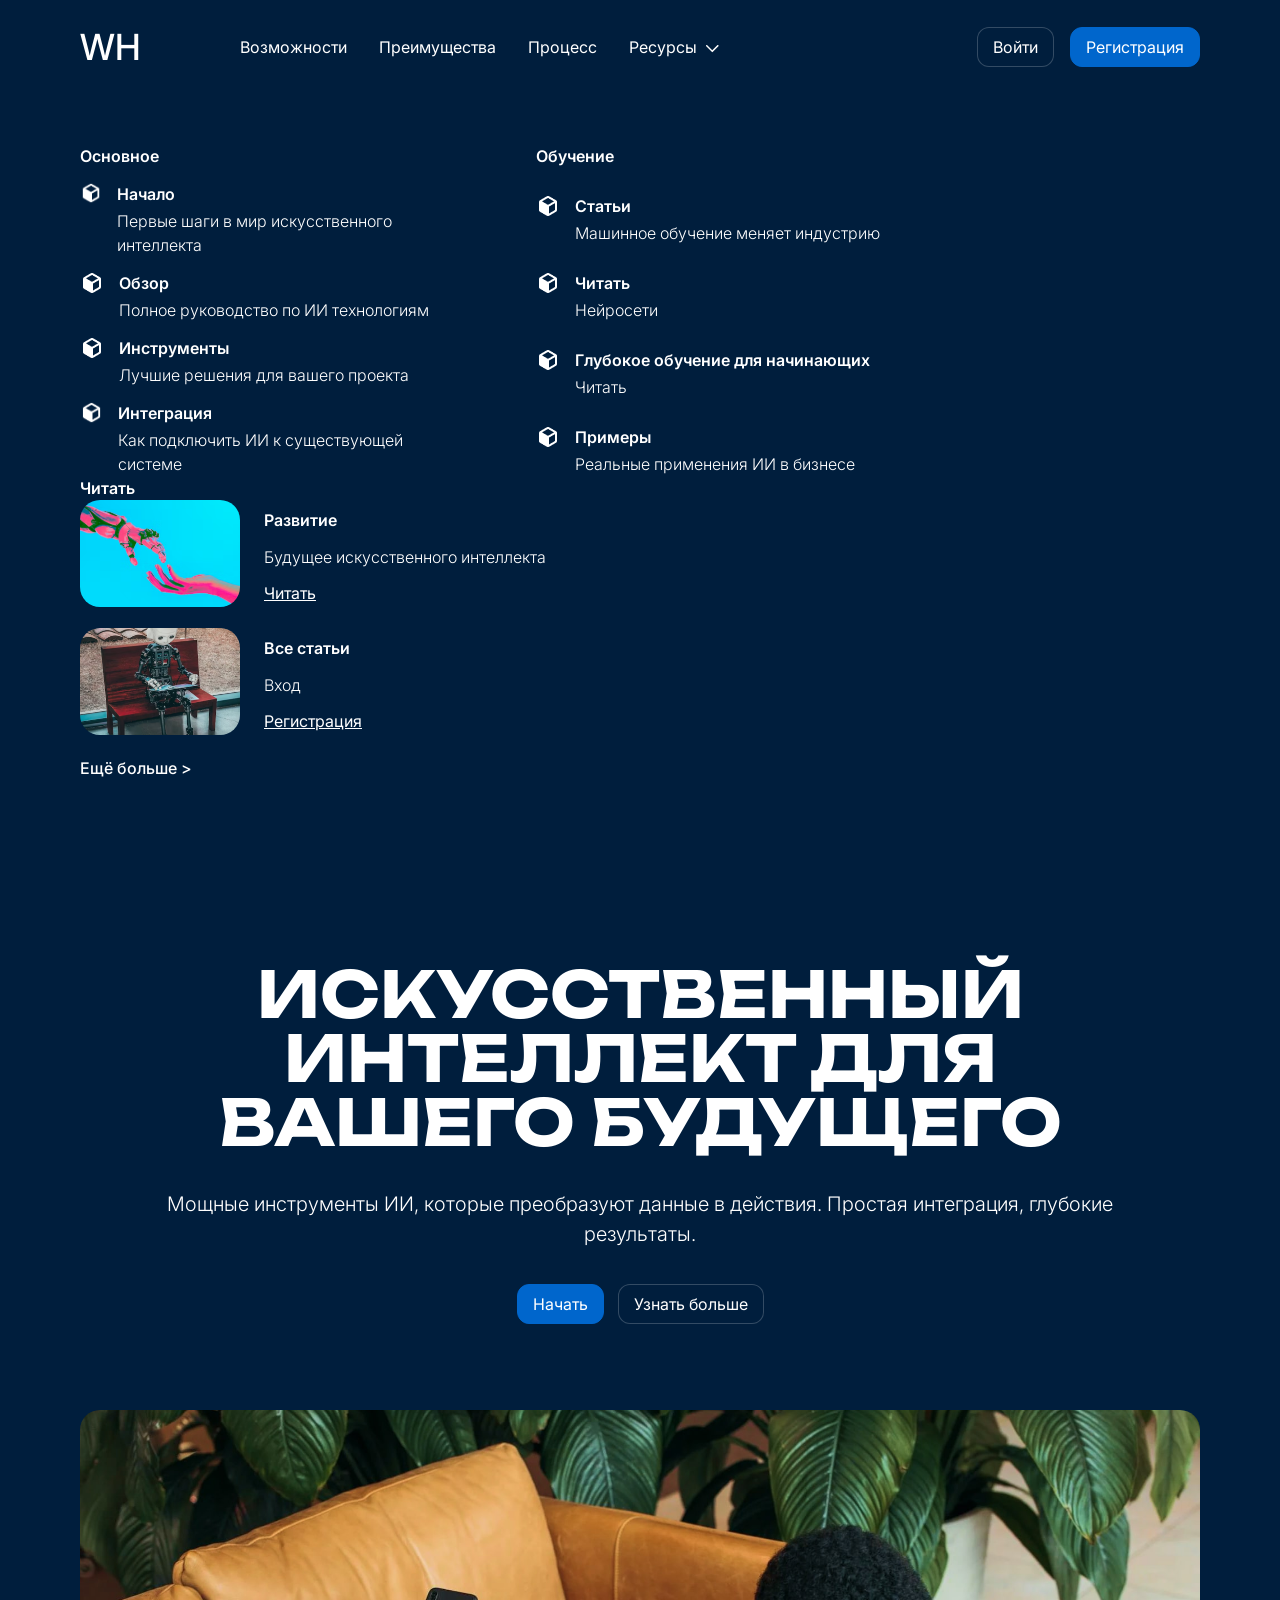
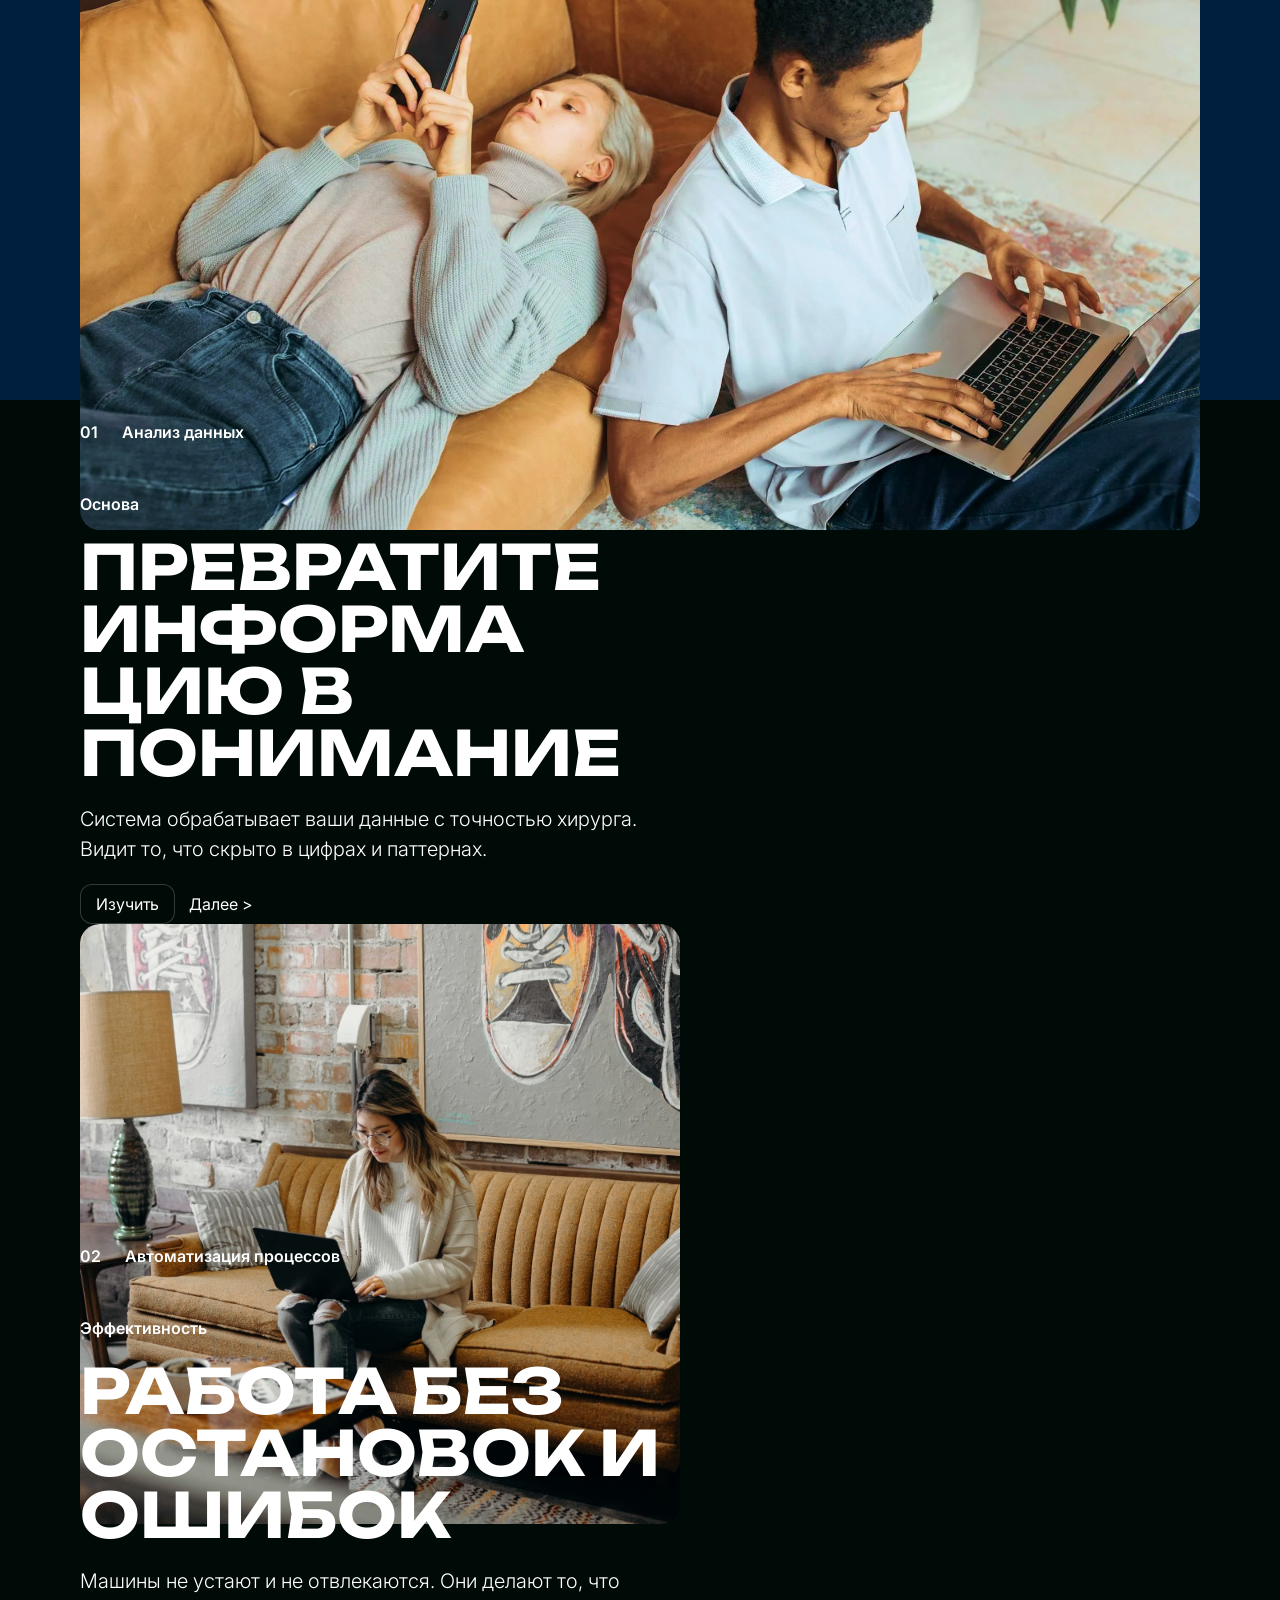
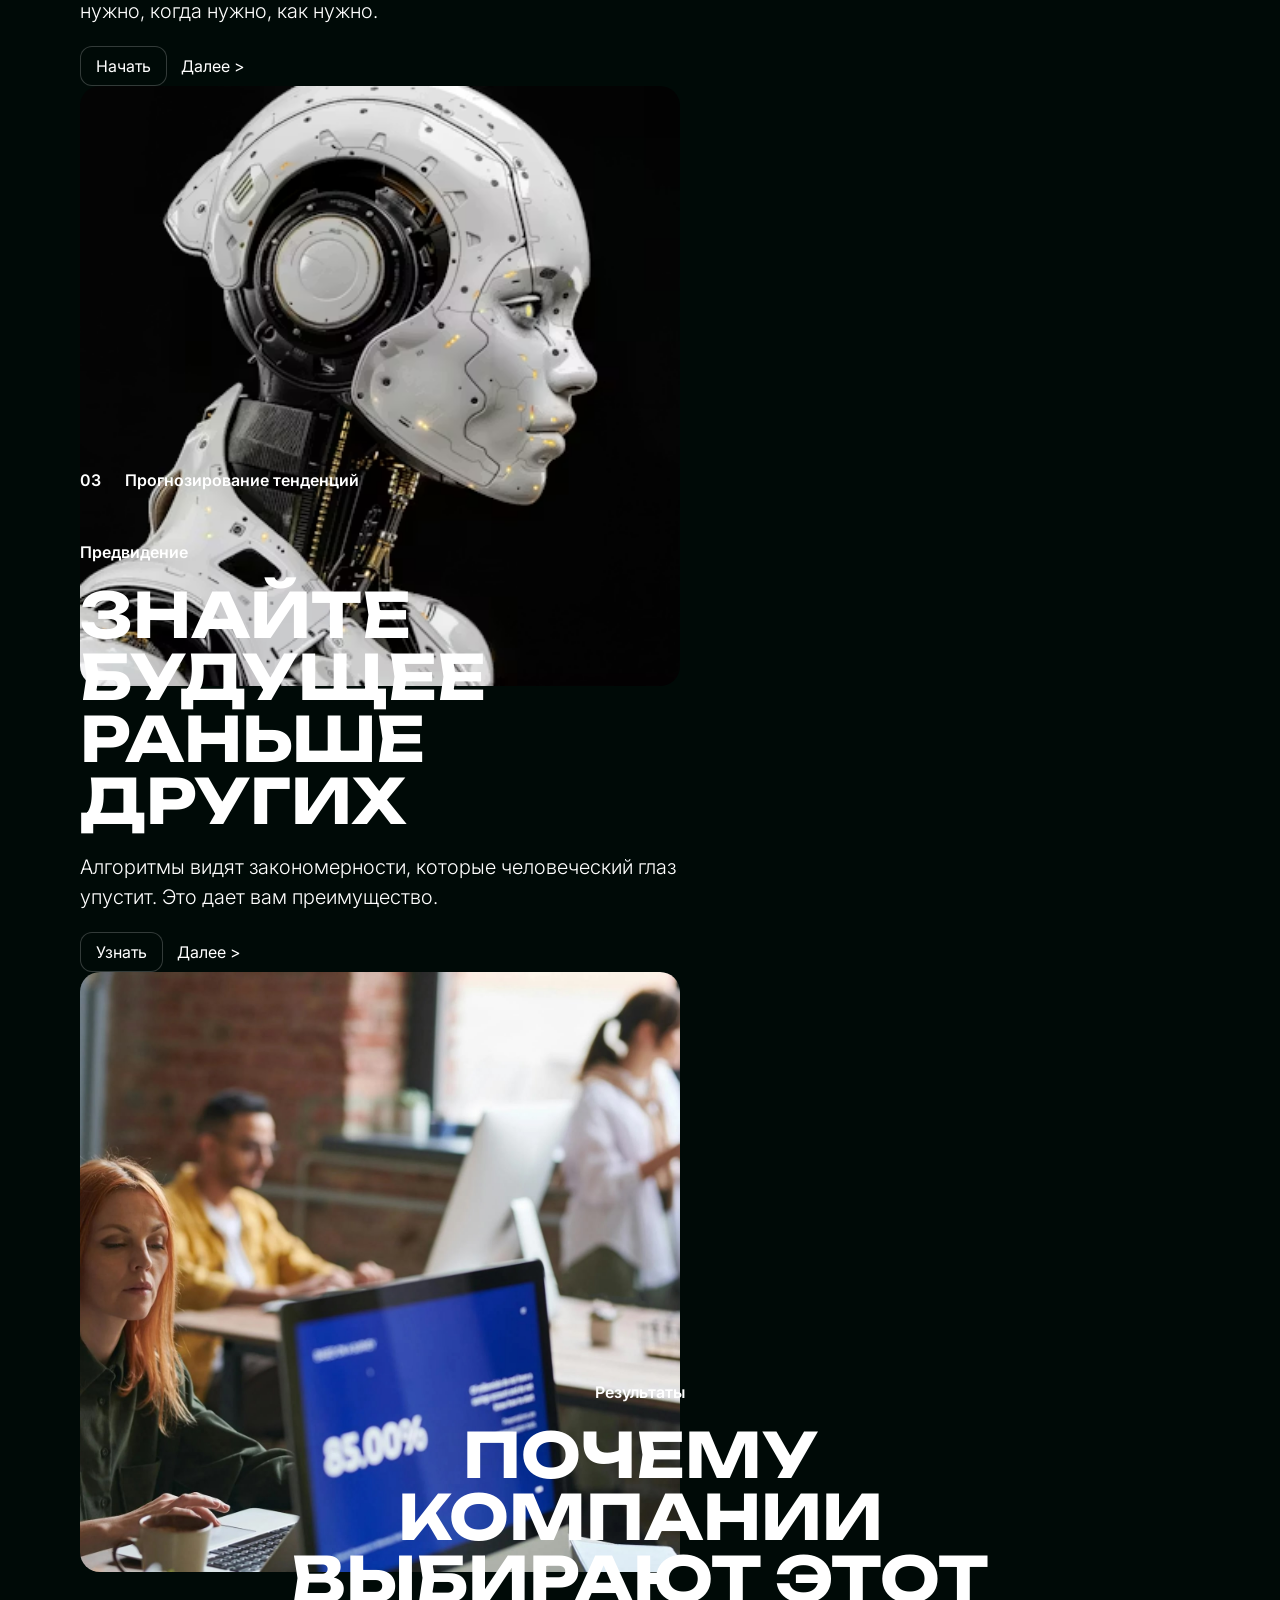
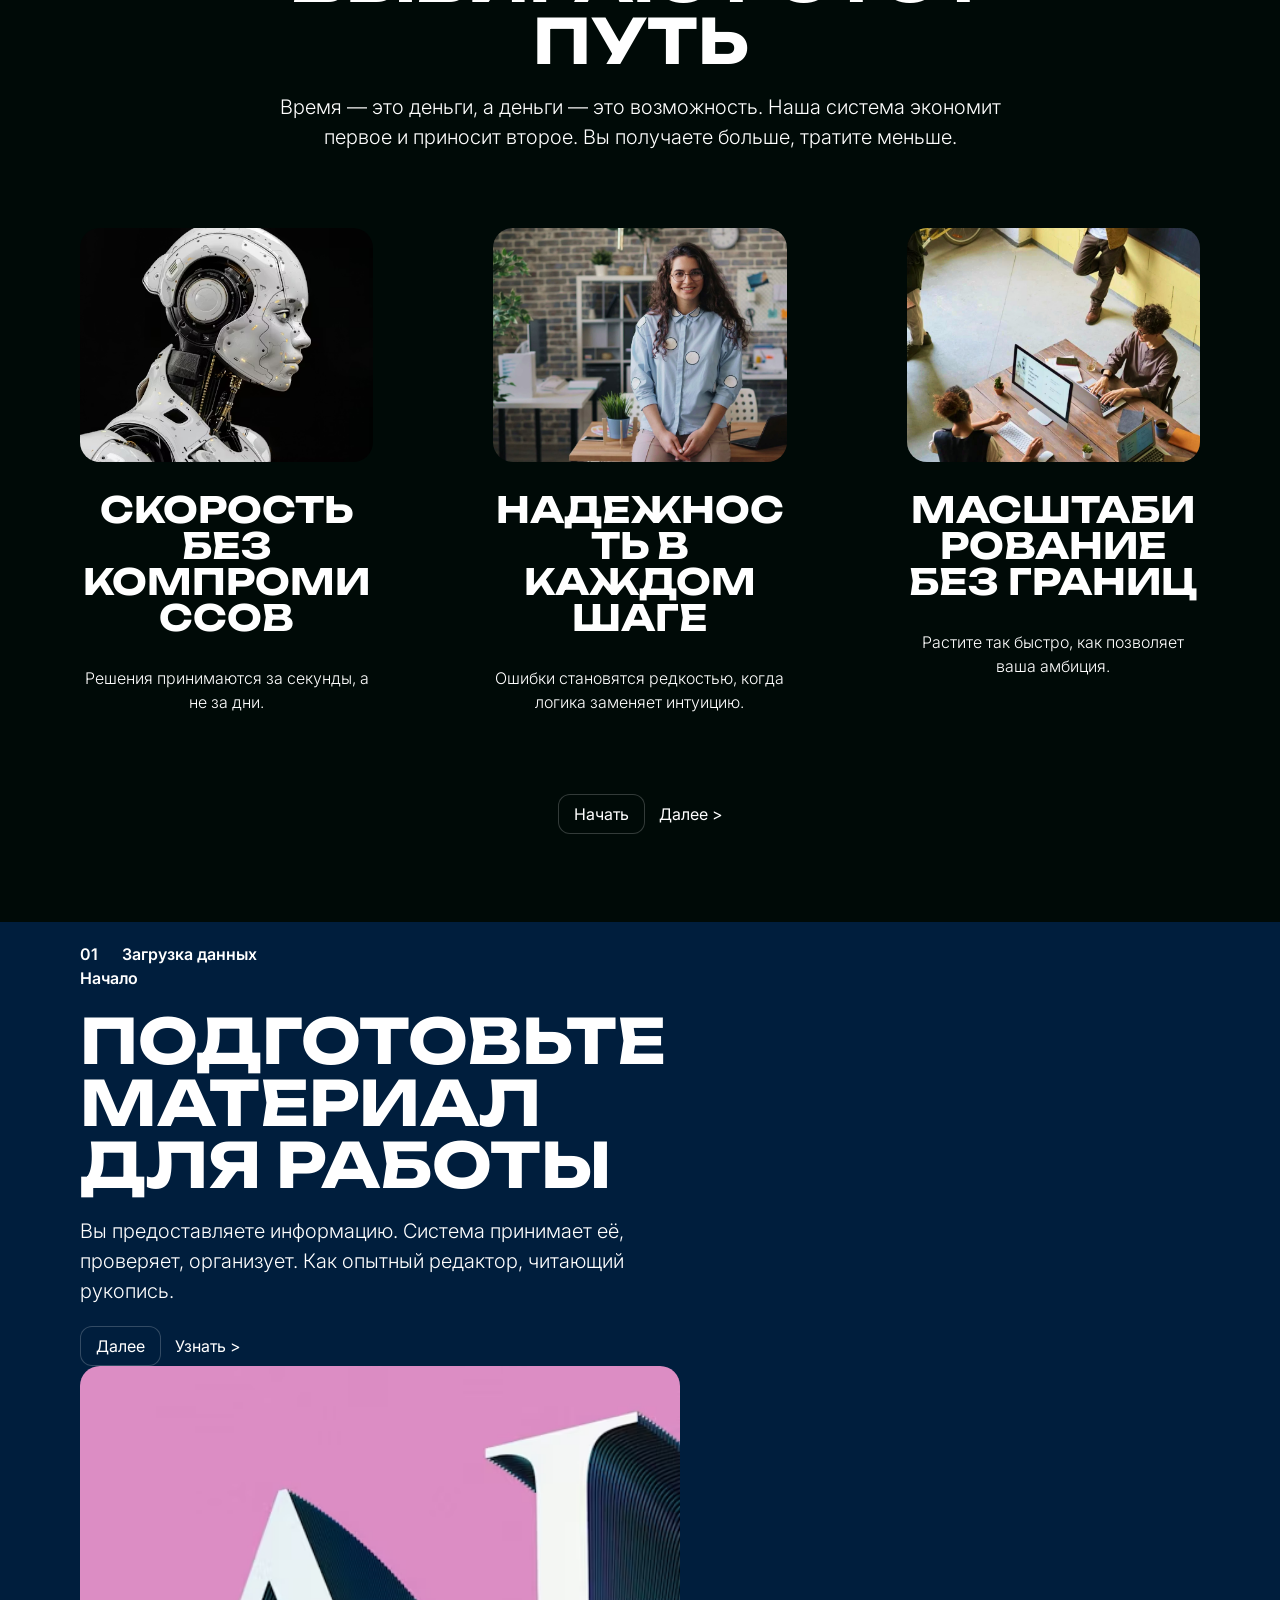
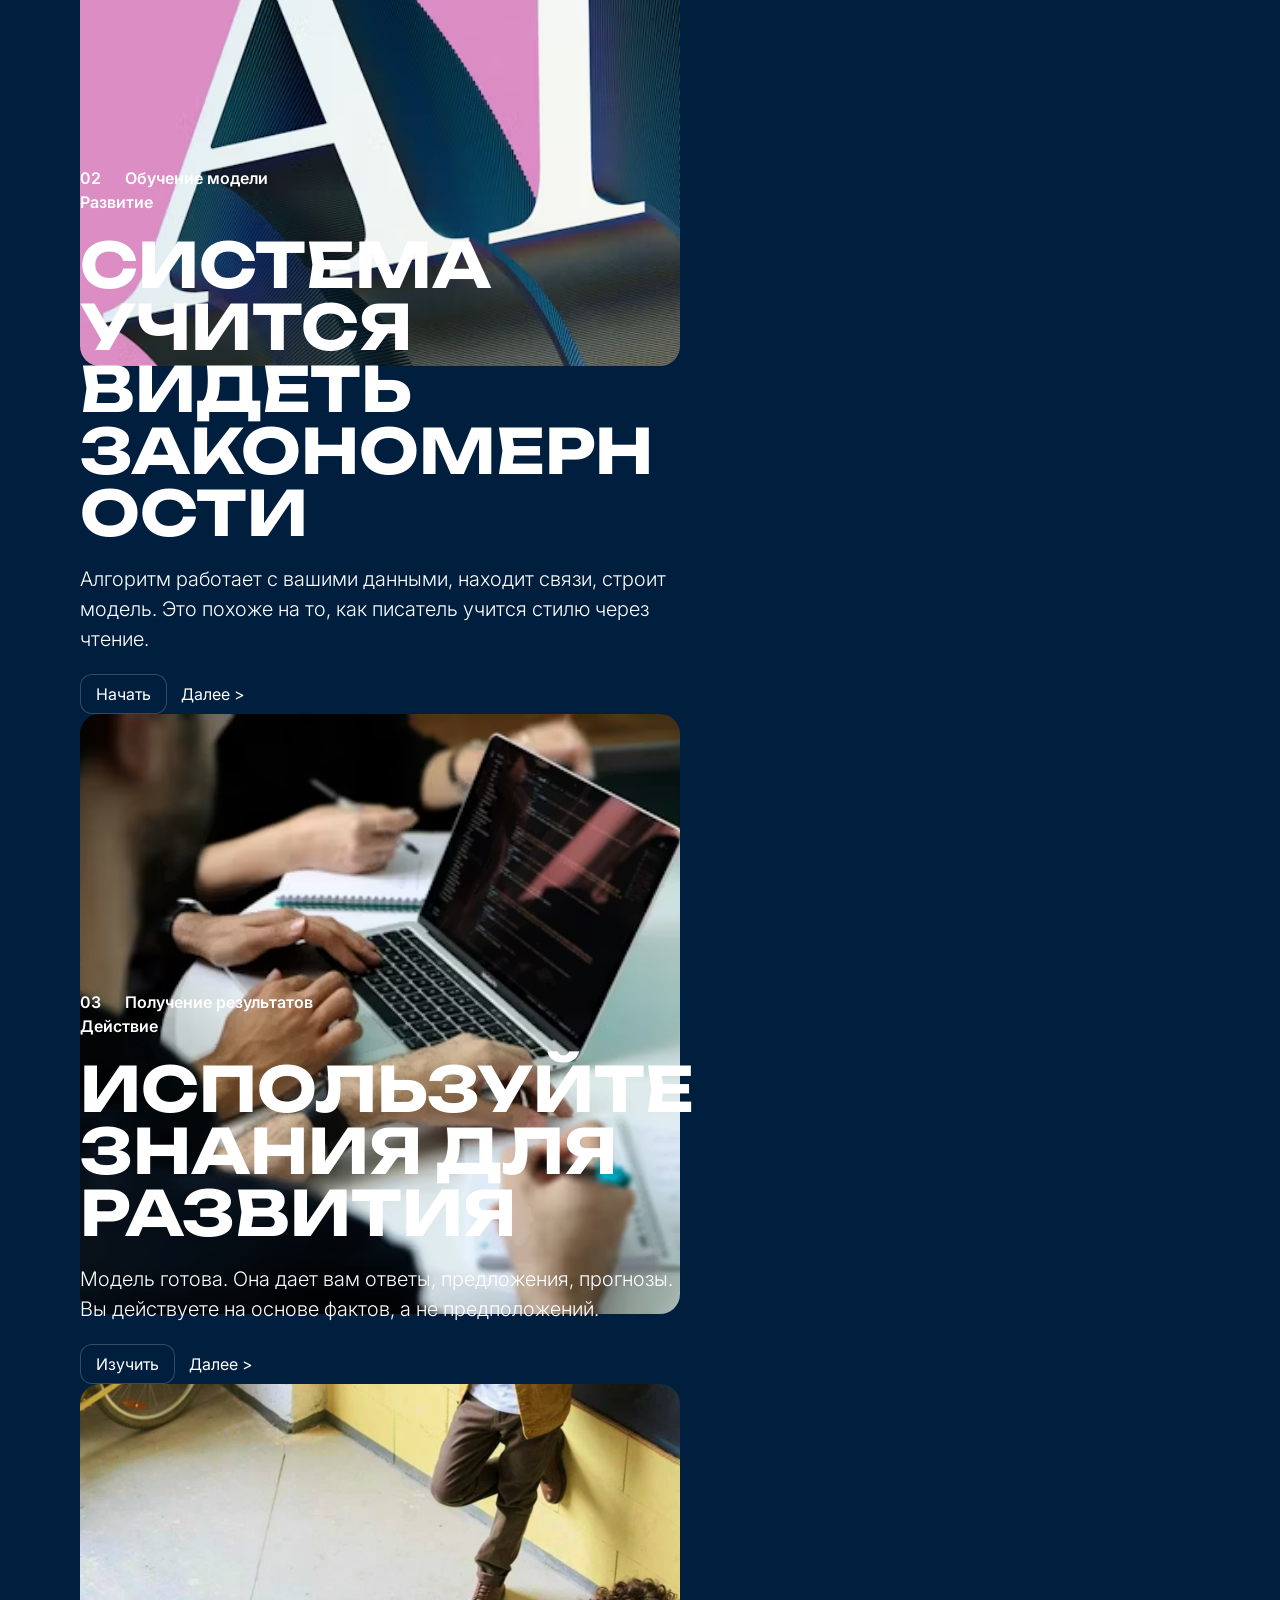
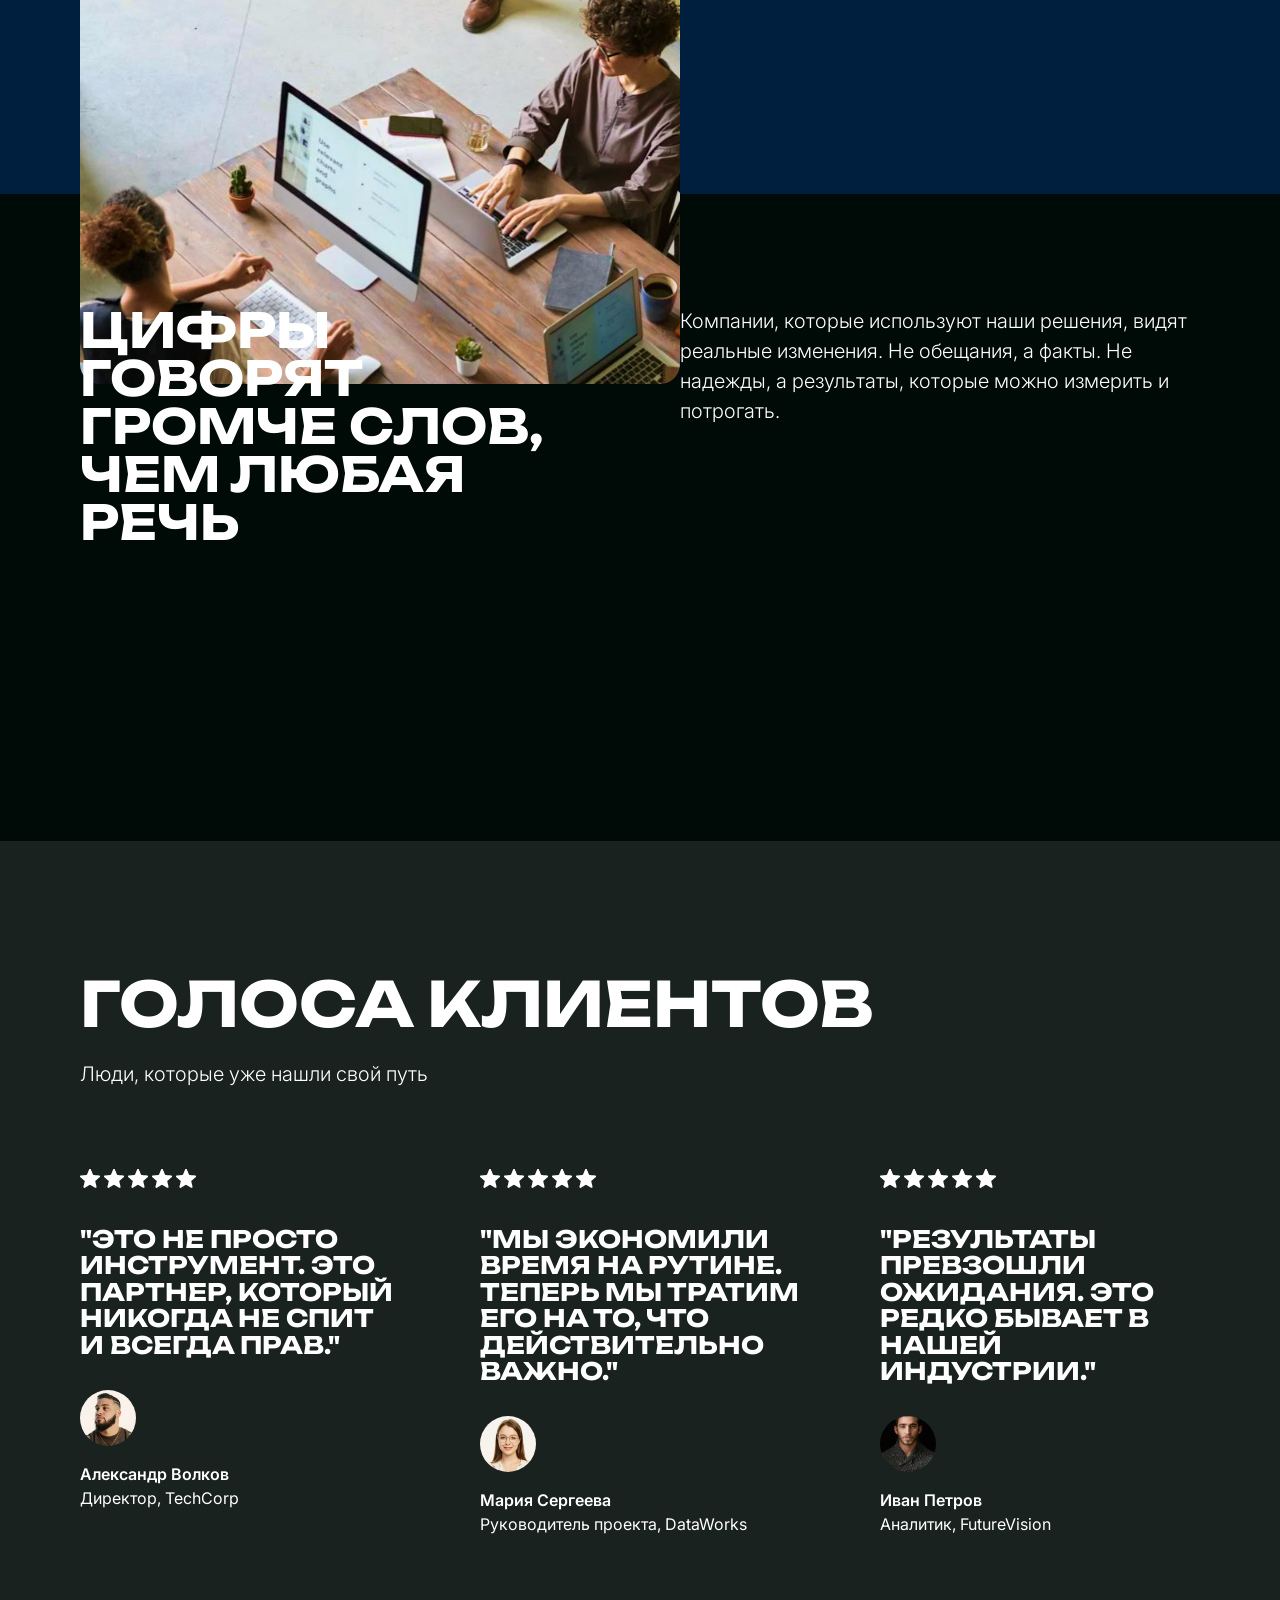
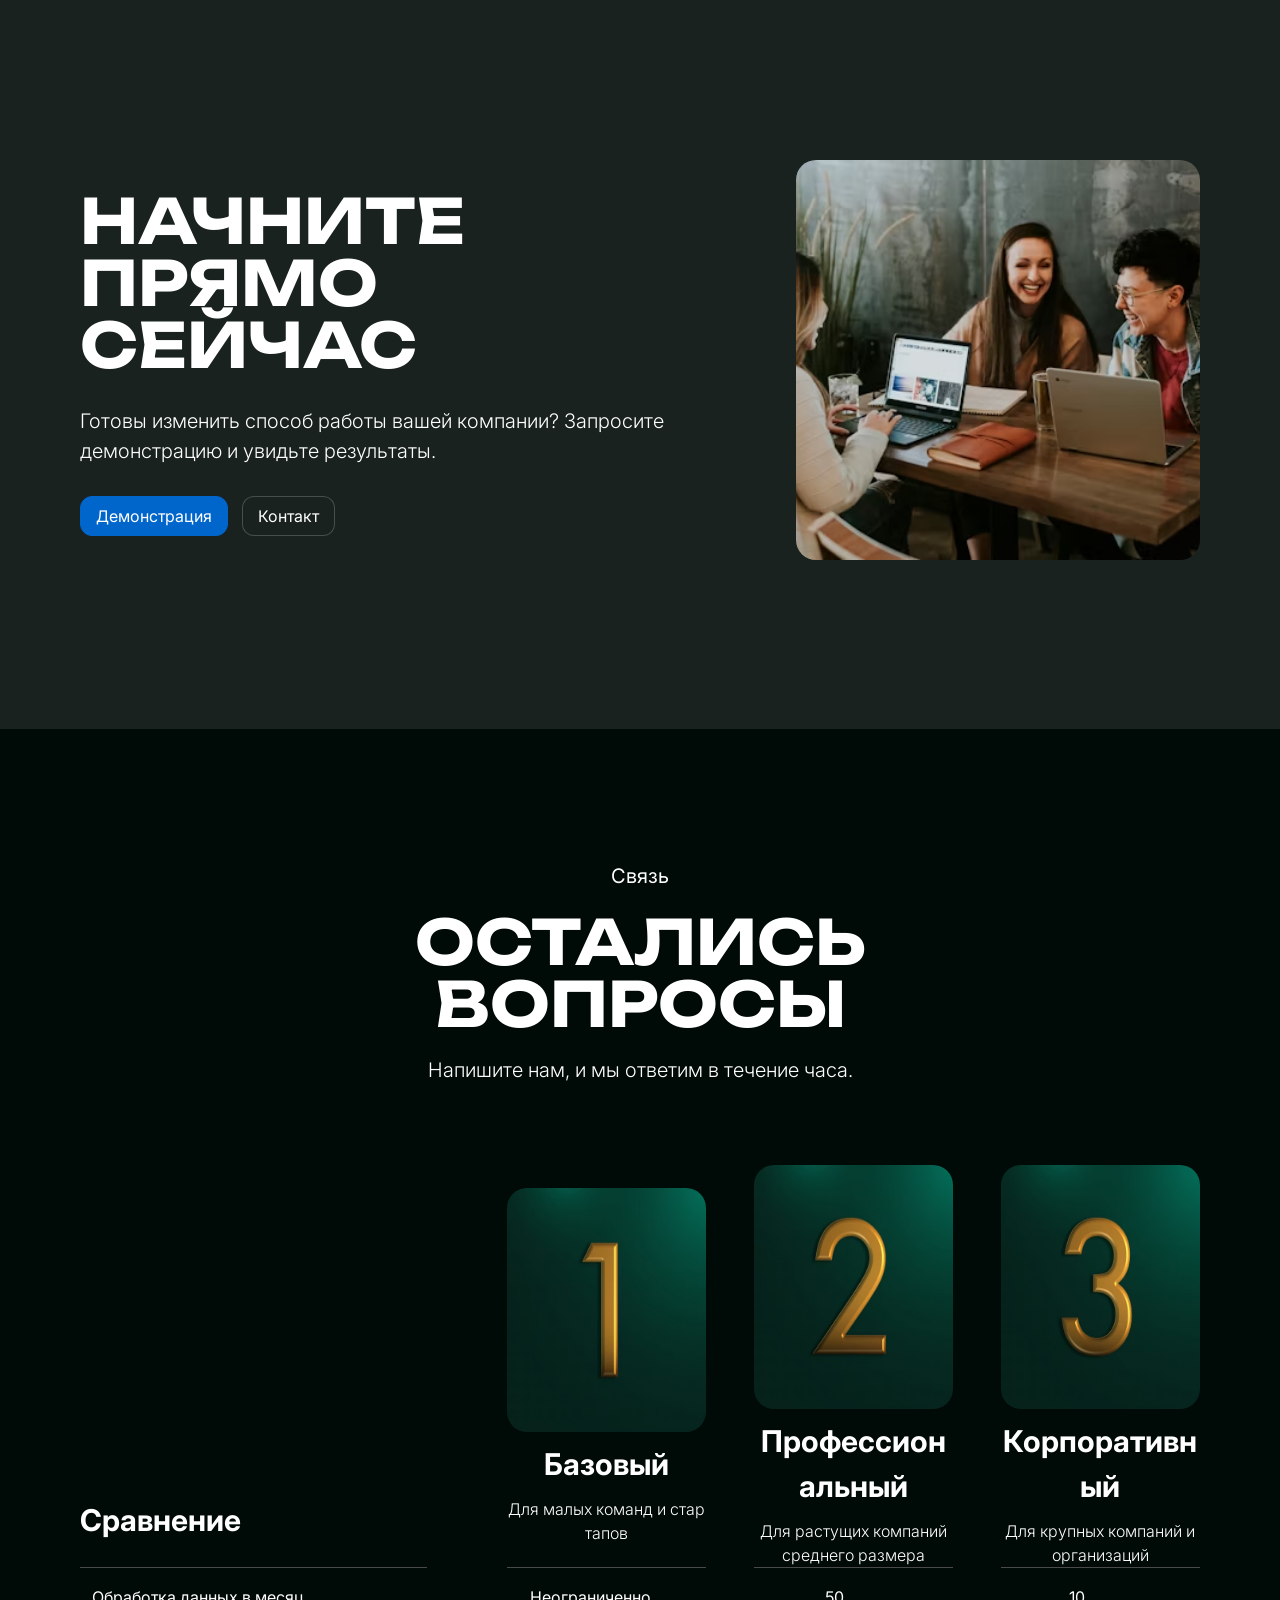
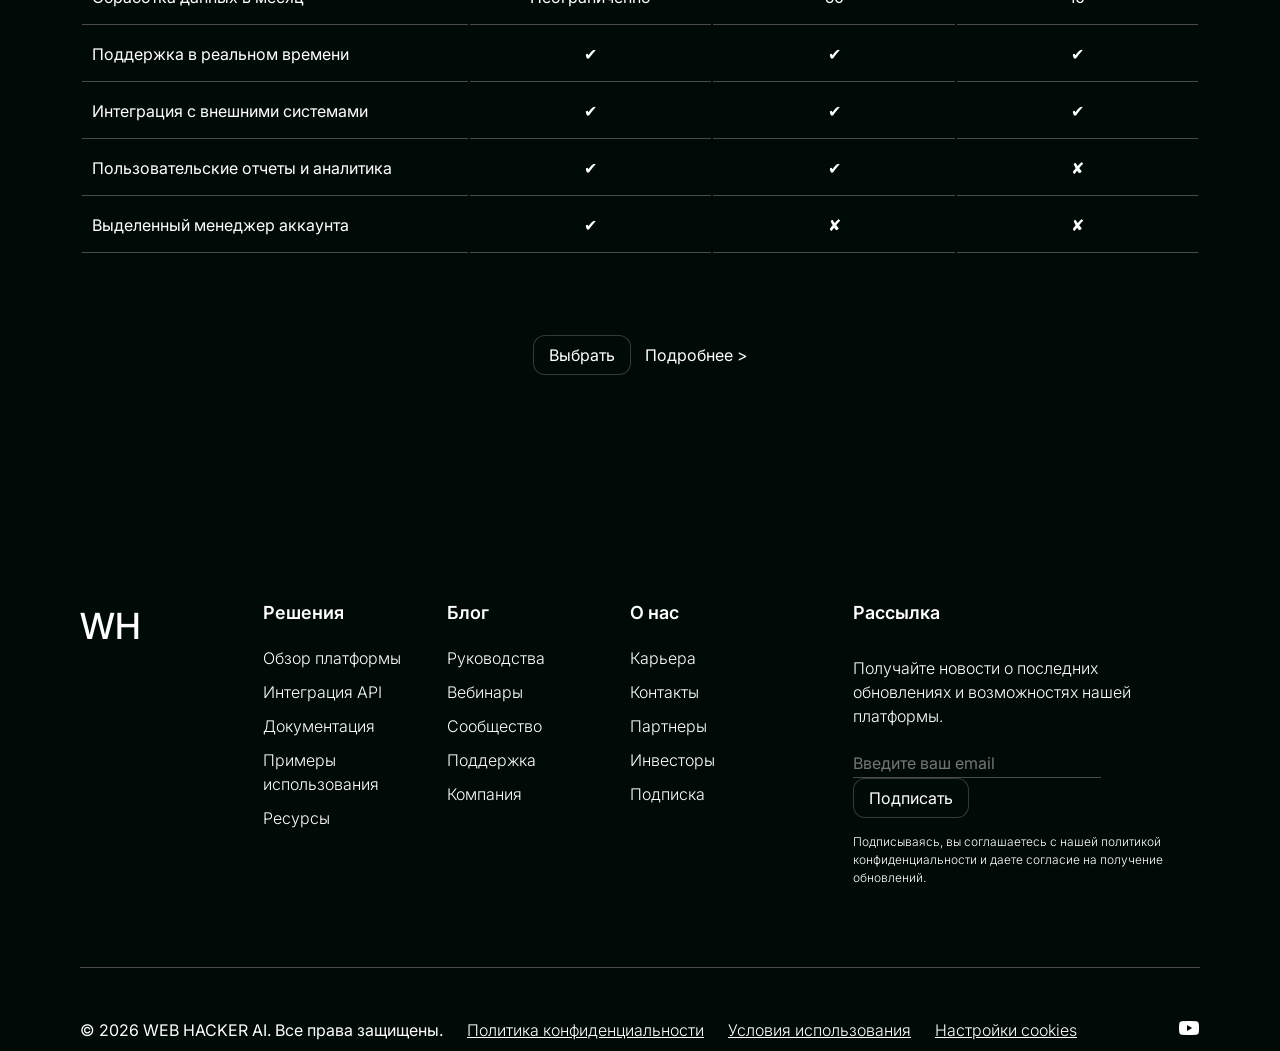
<file: web_hacker_AI/index.html>
<!DOCTYPE html>
<html lang="en">
<head>
    <meta charset="UTF-8">
    <link rel="preconnect" href="https://fonts.googleapis.com">
    <link rel="preconnect" href="https://fonts.gstatic.com" crossorigin>
    <link href="https://fonts.googleapis.com/css2?family=Inter:ital,opsz,wght@0,14..32,100..900;1,14..32,100..900&display=swap" rel="stylesheet">
    <link rel="preconnect" href="https://fonts.googleapis.com">
    <link rel="preconnect" href="https://fonts.gstatic.com" crossorigin>
    <link href="https://fonts.googleapis.com/css2?family=Unbounded:wght@200..900&display=swap" rel="stylesheet">
    <link rel="stylesheet" href="style.css">
    <meta name="viewport" content="width=device-width, initial-scale=1.0">
    <title>AI website</title>
</head>
<body>
    <header class="header">
        <div class="navigation">
            <div class="logo">WH</div>
            <div class="nav-vkladki">
                <p class="link-item"><a href="#">Возможности</a></p>
                <p class="link-item"><a href="#">Преимущества</a></p>
                <p class="link-item"><a href="#">Процесс</a></p>
                <p class="link-item">
                    <a href="#">Ресурсы <img src="images/down.png" alt="\/" class="down_images"> </a>
                </p>
            </div>
            <div class="button-navigation">
                <button class="button-login">Войти</button>
                <button class="button-signup">Регистрация</button>
            </div>
        </div>
        <div class="header-container">
            <div class="menu">
                <div class="menu_list">
                <p class="link_text">Основное</p>
                <div class="list">
                    <div><img src="images/Relume.png"></div>
                    <div class="hide">
                    <p class="link_text">Начало</p>
                    <span>Первые шаги в мир искусственного интеллекта</span>
                    </div>
                </div>
                <div class="list">
                    <div><img src="images/Relume.png"></div>
                    <div class="hide">
                    <p class="link_text">Обзор</p>
                    <span>Полное руководство по ИИ технологиям</span>
                    </div>
                </div>
                <div class="list">
                    <div><img src="images/Relume.png"></div>
                    <div class="hide">
                    <p class="link_text">Инструменты</p>
                    <span>Лучшие решения для вашего проекта</span>
                    </div>
                </div>
                <div class="list">
                    <div><img src="images/Relume.png"></div>
                    <div class="hide">
                    <p class="link_text">Интеграция</p>
                    <span>Как подключить ИИ к существующей системе</span>
                    </div>
                </div>
                </div>
                <div class="menu_list">
                <p class="link_text">Обучение</p>
                <div class="list">
                    <div><img src="images/Relume.png"></div>
                    <div class="hide">
                    <p class="link_text">Статьи</p>
                    <span>Машинное обучение меняет индустрию</span>
                    </div>
                </div>
                <div class="list">
                    <div><img src="images/Relume.png"></div>
                    <div class="hide">
                    <p class="link_text">Читать</p>
                    <span>Нейросети</span>
                    </div>
                </div>
                <div class="list">
                    <div><img src="images/Relume.png"></div>
                    <div class="hide">
                    <p class="link_text">Глубокое обучение для начинающих</p>
                    <span>Читать</span>
                    </div>
                </div>
                <div class="list">
                    <div><img src="images/Relume.png"></div>
                    <div class="hide">
                    <p class="link_text">Примеры</p>
                    <span>Реальные применения ИИ в бизнесе</span>
                    </div>
                </div>
                </div>
            </div>
            <div class="right-head-container">
                <p class="link_text">Читать</p>
                <div class="cont-image-head">
                    <div class="vkladka">
                        <div class="image-head-cont"><img src="images/hands.png" alt="руки" width="160px" height="107px"></div>
                        <div class="text-head-cont">
                            <p class="link_text">Развитие</p>
                            <p class="desc-header">Будущее искусственного интеллекта</p>
                            <a href="#" class="link-header">Читать</a>
                        </div>
                    </div>
                    <div class="vkladka">
                        <div class="image-head-cont"><img src="images/robot.png" alt="робот" width="160px" height="107px"></div>
                        <div class="text-head-cont">
                            <p class="link_text">Все статьи</p>
                            <p class="desc-header">Вход</p>
                            <a href="#" class="link-header">Регистрация</a>
                        </div>
                    </div>
                    <div class="more"><a href="#">Ещё больше ></a></div>
                </div>
            </div>
        </div>

        <div class="main-header">
            <div class="head-main-header">
                <div class="top-head">
                    Искусственный интеллект для вашего будущего
                </div> 
                <div class="bottom-head">
                    Мощные инструменты ИИ, которые преобразуют данные в действия. Простая интеграция, глубокие результаты.
                </div>
                <div class="bottom-head-btn">
                    <button class="start">Начать</button>
                    <button class="btn-more">Узнать больше</button>
                </div>
            </div>
            <div class="foot-main-header">
                <img src="images/main_image.jpg" alt="главная картинка" width="1280px" height="720px">
            </div>
        </div>
    </header>
    <section class="template-section1">
        <div class="section-header">
            <span>01</span>
            <p>Анализ данных</p>
        </div>
        <div class="section-head-main-container">
            <div class="section-head-left-container">
                <p class="name-quality">Основа</p>
                <p class="head-section-main">
                    Превратите информа
                    цию в понимание
                </p>
                <p class="desc-section-main">
                    Система обрабатывает ваши данные с точностью хирурга. Видит то, что скрыто в цифрах и паттернах.
                </p>
                <div class="section-buttons">
                    <button class="section-main-button">Изучить</button>
                    <a href="#" class="link-section-main">Далее ></a>
                </div>
            </div>
            <div class="section-head-right-container">
                <img src="images/image_01.jpg" alt="женщина в компе" width="600px" height="600px">
            </div>
        </div>
    </section>
    <section class="template-section1">
        <div class="section-header">
            <span class="num-page">02</span>
            <p class="name-section">Автоматизация процессов</p>
        </div>
        <div class="section-head-main-container">
            <div class="section-head-left-container">
                <p class="name-quality">Эффективность</p>
                <p class="head-section-main">
                    Работа без остановок и ошибок
                </p>
                <p class="desc-section-main">
                    Машины не устают и не отвлекаются. Они делают то, что нужно, когда нужно, как нужно.
                </p>
                <div class="section-buttons">
                    <button class="section-main-button">Начать</button>
                    <a href="#" class="link-section-main">Далее ></a>
                </div>
            </div>
            <div class="section-head-right-container">
                <img src="images/image_02.png" alt="киборг" width="600px" height="600px">
            </div>
        </div>
    </section>
    <section class="template-section1">
        <div class="section-header">
            <span class="num-page">03</span>
            <p class="name-section">Прогнозирование тенденций</p>
        </div>
        <div class="section-head-main-container">
            <div class="section-head-left-container">
                <p class="name-quality">Предвидение</p>
                <p class="head-section-main">
                    Знайте будущее раньше других
                </p>
                <p class="desc-section-main">
                    Алгоритмы видят закономерности, которые человеческий глаз упустит. Это дает вам преимущество.
                </p>
                <div class="section-buttons">
                    <button class="section-main-button">Узнать</button>
                    <a href="#" class="link-section-main">Далее ></a>
                </div>
            </div>
            <div class="section-head-right-container">
                <img src="images/image_03.jpg" alt="ноут" width="600px" height="600px">
            </div>
        </div>
    </section>
    <section class="section-gap">
        <div class="head-section-gap">
            <p class="name-quality-gap">Результаты</p>
            <p class="quest-section-gap">
                Почему компании выбирают этот путь
            </p>
            <p class="desc-section-gap">
                Время — это деньги, а деньги — это возможность. Наша система экономит первое и приносит второе. Вы получаете больше, тратите меньше.
            </p>
        </div>
        <div class="main-section-gap">
            <div class="cart-section-gap">
                <img src="images/image_02.png" alt="киборг" class="image-section-gap">
                <p class="head-container-section-gap">
                    Скорость без компромиссов
                </p>
                <p class="desc-container-section-gap">
                    Решения принимаются за секунды, а не за дни.
                </p>
            </div>
            <div class="cart-section-gap">
                <img src="images/company2.jpg" alt="девушка" class="image-section-gap">
                <p class="head-container-section-gap">
                    Надежность в каждом шаге
                </p>
                <p class="desc-container-section-gap">
                    Ошибки становятся редкостью, когда логика заменяет интуицию.
                </p>
            </div>
            <div class="cart-section-gap">
                <img src="images/company3.jpg" alt="школа" class="image-section-gap">
                <p class="head-container-section-gap">
                    Масштабирование без границ
                </p>
                <p class="desc-container-section-gap">
                    Растите так быстро, как позволяет ваша амбиция.
                </p>
            </div>
        </div>
        <div class="foot-section-gap">
            <button class="section-main-button">Начать</button>
            <a href="#" class="link-section-main">Далее ></a>
        </div>
    </section>

    <section class="template-section2">
        <div class="section-header">
            <span class="num-page">01</span>
            <p class="name-section">Загрузка данных</p>
        </div>
        <div class="section-head-main-container">
            <div class="section-head-left-container">
                <p class="name-quality">Начало</p>
                <p class="head-section-main">
                    Подготовьте материал для работы
                </p>
                <p class="desc-section-main">
                    Вы предоставляете информацию. Система принимает её, проверяет, организует. Как опытный редактор, читающий рукопись.
                </p>
                <div class="section-buttons">
                    <button class="section-main-button-blue">Далее</button>
                    <a href="#" class="link-section-main">Узнать ></a>
                </div>
            </div>
            <div class="section-head-right-container">
                <img src="images/AI.png" alt="ИИ" width="600px" height="600px">
            </div>
        </div>
    </section>

    <section class="template-section2">
        <div class="section-header">
            <span class="num-page">02</span>
            <p class="name-section">Обучение модели</p>
        </div>
        <div class="section-head-main-container">
            <div class="section-head-left-container">
                <p class="name-quality">Развитие</p>
                <p class="head-section-main">
                    Система учится видеть закономерн
                    ости
                </p>
                <p class="desc-section-main">
                    Алгоритм работает с вашими данными, находит связи, строит модель. Это похоже на то, как писатель учится стилю через чтение.
                </p>
                <div class="section-buttons">
                    <button class="section-main-button-blue">Начать</button>
                    <a href="#" class="link-section-main">Далее ></a>
                </div>
            </div>
            <div class="section-head-right-container">
                <img src="images/training.png" alt="ноутбуки">
            </div>
        </div>
    </section>
    <section class="template-section2">
        <div class="section-header">
            <span class="num-page">03</span>
            <p class="name-section">Получение результатов</p>
        </div>
        <div class="section-head-main-container">
            <div class="section-head-left-container">
                <p class="name-quality">Действие</p>
                <p class="head-section-main">
                    Используйте знания для развития
                </p>
                <p class="desc-section-main">
                    Модель готова. Она дает вам ответы, предложения, прогнозы. Вы действуете на основе фактов, а не предположений.
                </p>
                <div class="section-buttons">
                    <button class="section-main-button-blue">Изучить</button>
                    <a href="#" class="link-section-main">Далее ></a>
                </div>
            </div>
            <div class="section-head-right-container">
                <img src="images/company3.jpg" alt="фото">
            </div>
        </div>
    </section>

    <section class="number-section">
        <div class="head-number-section">
            <p class="left-text-num-section">
                Цифры говорят громче слов,
                чем любая речь
            </p>
            <p class="right-text-num-section">
                Компании, которые используют наши решения, видят реальные изменения. Не обещания, а факты. Не надежды, а результаты, которые можно измерить и потрогать.
            </p>
        </div>
        <div class="container-num-section">
            <div class="cont-num-sect">
                <p class="head-num-sect">87%</p>
                <p class="text-num-sect">Увеличение производительности</p>
            </div>
            <div class="cont-num-sect">
                <p class="head-num-sect">64%</p>
                <p class="text-num-sect">Снижение затрат операций</p>
            </div>
            <div class="cont-num-sect">
                <p class="head-num-sect">156%</p>
                <p class="text-num-sect">Рост доходов в год</p>
            </div>
        </div>
    </section>

    <section class="response-sect">
        <div class="top-resp-sect">
            <div class="head-resp-sect">
                <p class="head-text-resp">Голоса клиентов</p>
                <p class="desc-text-resp">Люди, которые уже нашли свой путь</p>
            </div>
            <div class="main-resp-sect">
                <div class="container-resp">
                    <div class="resp-star">
                        <img src="images/star.png" alt="звезда">
                        <img src="images/star.png" alt="звезда">
                        <img src="images/star.png" alt="звезда">
                        <img src="images/star.png" alt="звезда">
                        <img src="images/star.png" alt="звезда">
                    </div>
                    <p class="resp-comment">
                        "Это не просто инструмент. Это партнер, который никогда не спит и всегда прав."
                    </p>
                    <div class="avatar-cont">
                        <img src="avatar/alex.jpg" alt="александр" class="avatar" width="56px" height="56px">
                        <p class="name-avatar">Александр Волков</p>
                        <p class="pos-resp">
                            Директор, TechCorp
                        </p>
                    </div>
                </div>
                <div class="container-resp">
                    <div class="resp-star">
                        <img src="images/star.png" alt="звезда">
                        <img src="images/star.png" alt="звезда">
                        <img src="images/star.png" alt="звезда">
                        <img src="images/star.png" alt="звезда">
                        <img src="images/star.png" alt="звезда">
                    </div>
                    <p class="resp-comment">
                        "Мы экономили время на рутине. Теперь мы тратим его на то, что действительно важно."
                    </p>
                    <div class="avatar-cont">
                        <img src="avatar/maria.jpg" alt="мария" class="avatar" width="56px" height="56px">
                        <p class="name-avatar">Мария Сергеева</p>
                        <p class="pos-resp">
                            Руководитель проекта, DataWorks
                        </p>
                    </div>
                </div>
                <div class="container-resp">
                    <div class="resp-star">
                        <img src="images/star.png" alt="звезда">
                        <img src="images/star.png" alt="звезда">
                        <img src="images/star.png" alt="звезда">
                        <img src="images/star.png" alt="звезда">
                        <img src="images/star.png" alt="звезда">
                    </div>
                    <p class="resp-comment">
                        "Результаты превзошли ожидания. Это редко бывает в нашей индустрии."
                    </p>
                    <div class="avatar-cont">
                        <img src="avatar/ivan.png" alt="иван" class="avatar" width="56px" height="56px">
                        <p class="name-avatar">Иван Петров</p>
                        <p>
                            Аналитик, FutureVision
                        </p>
                    </div>
                </div>
            </div>
        </div>

        <div class="bottom-resp-sect">
            <div class="left-bot-resp-sect">
                <p class="head-bot-resp">Начните<br>прямо<br>сейчас</p>
                <p class="desc-bot-resp">Готовы изменить способ работы вашей компании? Запросите демонстрацию и увидьте результаты.</p>
                <div class="buttons-resp-sect">
                    <button class="button-signup">Демонстрация</button>
                    <button class="button-contact">Контакт</button>
                </div>
            </div>
            <div class="right-bot-resp-sect">
                <img src="images/start_now.png" alt="фото старт" width="600px" height="400px">
            </div>
        </div>
    </section>
    <section class="question-sect">
        <div class="container-questions">
            <div class="head-question-sect">
                <p class="commun-text-question">Связь</p>
                <p class="head-text-question">Остались<br>вопросы</p>
                <p class="desc-text-question">Напишите нам, и мы ответим в течение часа.</p>
            </div>

            <div class="main-question-sect">
                <div class="level-container">
                    <div class="left-level-cont">Сравнение</div>
                    <div class="right-level-container">
                        <div class="level-item">
                            <img src="images/one.png" alt="1" class="icon-level" width="244px" height="244px">
                            <p class="name-level">Базовый</p>
                            <p class="desc-level">Для малых команд и стартапов</p>
                        </div>
                        <div class="level-item">
                            <img src="images/two.png" alt="2" class="icon-level" width="244px" height="244px">
                            <p class="name-level">Профессиональный</p>
                            <p class="desc-level">Для растущих компаний среднего размера</p>
                        </div>
                        <div class="level-item">
                            <img src="images/three.png" alt="3" class="icon-level" width="244px" height="244px">
                            <p class="name-level">Корпоративный</p>
                            <p class="desc-level">Для крупных компаний и организаций</p>
                        </div>
                    </div>
                </div>

                <div class="table-quest">
                    <table class="quest-table">
                        <tr>
                            <td>Обработка данных в месяц</td>
                            <td>Неограниченно</td>
                            <td>50</td>
                            <td>10</td>
                        </tr>
                        <tr>
                            <td>Поддержка в реальном времени</td>
                            <td>✔</td>
                            <td>✔</td>
                            <td>✔</td>
                        </tr>
                        <tr>
                            <td>Интеграция с внешними системами</td>
                            <td>✔</td>
                            <td>✔</td>
                            <td>✔</td>
                        </tr>
                        <tr>
                            <td>Пользовательские отчеты и аналитика</td>
                            <td>✔</td>
                            <td>✔</td>
                            <td>✘</td>
                        </tr>
                        <tr>
                            <td>Выделенный менеджер аккаунта</td>
                            <td>✔</td>
                            <td>✘</td>
                            <td>✘</td>
                        </tr>
                    </table>

                    <div class="but-table-quest">
                        <button class="section-main-button">Выбрать</button>
                        <a href="#" class="link-section-main">Подробнее ></a>
                    </div>

                </div>
            </div>
        </div>

        <div class="footer">
            <div class="top-footer">
                <div class="left-footer">
                    <p class="name-footer">WH</p>
                    <div class="decision-foot">
                        <p class="name-decision">Решения</p>
                        <p class="link-decision"><a href="#">Обзор платформы</a></p>
                        <p class="link-decision"><a href="#">Интеграция API</a></p>
                        <p class="link-decision"><a href="#">Документация</a></p>
                        <p class="link-decision"><a href="#">Примеры использования</a></p>
                        <p class="link-decision"><a href="#">Ресурсы</a></p>
                    </div>
                    <div class="decision-foot">
                        <p class="name-decision">Блог</p>
                        <p class="link-decision"><a href="#">Руководства</a></p>
                        <p class="link-decision"><a href="#">Вебинары</a></p>
                        <p class="link-decision"><a href="#">Сообщество</a></p>
                        <p class="link-decision"><a href="#">Поддержка</a></p>
                        <p class="link-decision"><a href="#">Компания</a></p>
                    </div>
                    <div class="decision-foot">
                        <p class="name-decision">О нас</p>
                        <p class="link-decision"><a href="#">Карьера</a></p>
                        <p class="link-decision"><a href="#">Контакты</a></p>
                        <p class="link-decision"><a href="#">Партнеры</a></p>
                        <p class="link-decision"><a href="#">Инвесторы</a></p>
                        <p class="link-decision"><a href="#">Подписка</a></p>
                    </div>
                </div>
                <div class="right-footer">
                    <p class="name-decision">Рассылка</p>
                    <p class="desc-footer-right">Получайте новости о последних обновлениях и возможностях нашей платформы.</p>
                    <div class="input-footer">
                        <input type="email" placeholder="Введите ваш email" class="email-input">
                        <button class="section-main-button">Подписать</button>
                        <p class="success-message">Подписываясь, вы соглашаетесь с нашей политикой<br>конфиденциальности и даете согласие на получение обновлений.</p>
                    </div>
                </div>
            </div>
            <div class="bot-footer">
                <div class="link-footer-bot">
                    <p class="copy-footer">© 2026 WEB HACKER AI. Все права защищены.</p>
                    <p class="link-footer"><a href="#">Политика конфиденциальности</a></p>
                    <p class="link-footer"><a href="#">Условия использования</a></p>
                    <p class="link-footer"><a href="#">Настройки cookies</a></p>
                </div>
                <div class="img-youtube">
                    <a href="#"><img src="images/youtube.png" alt="ютуб"></a>
                </div>
            </div>
        </div>
    </section>
</body>
</html>
</file>
<file: burger-king/style.css>
* {
    margin: 0;
    padding: 0;
}

html {
    box-sizing: border-box;
}

body {
    margin: 0 auto;
    height: 100%;
    flex-direction: column;
    font-weight: 500;
    font-size: 35px;
    line-height: 43px;
    color:black;
    background: white;
    width: 100%;
}

.head {
    width: 100%;
    min-height: 900px;
    background: linear-gradient(180deg, #EDA418 47.4%, rgba(237, 164, 24, 0) 100%);
}

.navigation {
    display: flex;
    flex-wrap: wrap;
    justify-content: center;
    min-height: 70px;
    padding-top: 105px;
    padding-right: 65px;
}

.logo {
    display: block;
    margin-top: 8px;
}

.vkladki_main {
    display: flex;
    flex-wrap: wrap;
    gap: 30px;
    margin: auto 0;
    padding: 0;
    list-style: none;

}

.nav_main {
    display: block;
    min-width: 200px;
    font-weight: 700;
    font-size: 25px;
    line-height: 30px;
    text-decoration: none;
    color: black;

}

.nav_button {
    display: inline-block;
    width: 70px;
    height: 70px;
    background-color: black;
    border: none;
    border-radius: 100px;

}

.container-header {
    display: flex;
    padding-top: 25px;
    justify-content: center;
    flex-wrap: wrap;
    margin-left: 50px;
}

.text-header-list {
    width: 600px;
    margin: 0;
    padding: 0;
    list-style: none;
}

.text-header {
    margin: 0;
    padding: 0;
    padding-top: 190px;
    font-weight: 800;
    font-size: 33px;
    line-height: 39px;
}

.text-header2 {
    margin: 0;
    padding: 0;
    padding-top: 30px;
    padding-bottom: 30px;
    font-weight: 400;
    font-size: 15px;
    line-height: 20px;

}

.container-button-header{
    display: block;
    margin: 0;
    padding: 25px;
    font-weight: 400;
    font-size: 30px;
    line-height: 25px;
    color: white;
    background: #e52626;
    border-radius: 50px;
    border: none;
}

.main {
    width: 100%;
    min-height: 900px;
    text-align: center;
}

.container-catalog {
    display: flex;
    justify-content: center;
    flex-wrap: wrap;   
}

.catalog-title {
    margin: 0;
    padding: 0;
    font-size: 45px;
    line-height: 55px;
    color: black;

}

.catalog-list {
    display: flex;
    flex-wrap: wrap;
    justify-content: center;
    margin: 0;
    margin-top: 40px;
    padding: 0;
    gap: 40px 30px;
    list-style: none;
    width: 100%;
}

.catalog-item {
    width: 450px;
}

.catalog-text {
    margin: 0;
    padding: 0;
    padding-top: 15px;
    font-size: 35px;
    line-height: 45px;
    font-weight: 500;
    color: black
}

.img_thiskeik {
    display: block;
    border-radius: "50px";
}

.footer {
    width: 100%;
    text-align: center;
    min-height: 450px;
    background: linear-gradient(180deg, rgba(217, 217, 217, 0) 0%, #EDA61D 100%);
    
}

.footer-list {
    display: flex;
    flex-wrap: wrap;
    margin: 0;
    padding: 0;
    padding-top: 160px;
    gap: 100px;
    font-weight: 400;
    font-size: 20px;
    line-height: 25px;
    justify-content: center;
    list-style: none;
}

.footer-title {
    text-decoration: none;
    margin: 0;
    padding: 0;
    color: black;
}

.footer-page-text {
    margin: 0;
    padding: 0;
    padding-top: 20px;
    font-weight: 500;
    font-size: 20px;
    line-height: 25px;
    list-style: none;
}


.footer-text {
    padding-top: 20px;

}

.footer-contacts {
    display: flex;
    flex-wrap: wrap;
    gap: 5px;
    justify-content: center;
    list-style: none;
    padding-top: 20px;
}

@media screen and (max-width: 1250px) {
    .button-zakaz {
        width: 400px;
        height: 300px;
    }
}

@media screen and (max-width: 500px) {
    .catalog-item img {
        width: 200px;
        height: 130px;
    }

    .button-zakaz {
        width: 200px;
        height: 130px;
    }

    .container-catalog {
        margin: 0 auto;
        padding: 0;
    }
}
</file>
<file: digital-marketing-agency/styles/style.css>
html {
    box-sizing: border-box;
}

*, *::before, *::after {
    box-sizing: inherit;
}

body {
    margin: 0;
    padding: 0;
    font-family: 'Montserrat', sans-serif;

}

.container {
    max-width: 1440px;
    padding: 0 156px;
    width: 100%;
    margin: 0 auto;
}

.header {
    background-color: #4694dc;
    min-height: 100px;
    padding-top: 82px;
    padding-bottom: 82px;
    color: white;
}

.header-title {
    font-size: 56px;
    font-weight: 600;
    margin-bottom: 38px;
}

.header-text {
    font-size: 16px;
    font-weight: 400;
    margin-bottom: 45px;
    line-height: 24px;
    max-width: 437px;

}

.header-button {
    width: 194px;
    height: 60px;
    font-family: 'Montserrat', sans-serif;
    font-size: 16px;
    font-weight: 400;
    border: none;
}

/* block */

.services .block {
    text-align: center;
    margin-bottom: 118px;

}
.block-title {
    font-weight: 600;
    font-size: 16px;
    text-transform: uppercase;
    letter-spacing: 3.3px;
    margin-bottom: 25px;
}

.block-text {
    font-size: 16px;
    font-weight: 400;
    letter-spacing: 0.7px;
    line-height: 24px;
    color: #9ca3af;
    max-width: 465px;
    margin: 0 auto;
}


/* Services */
.services {
    padding: 88px 0 166px;

}
.services-items {
    display: flex;
    gap: 24px;
    justify-content: space-between;
    max-width: 888px;
    margin: 0 auto;
}
.item {
    width: 100%;
    max-width: 280px;
    height: 120px;
    text-align: center;
    display: flex;
    flex-direction: column;
    justify-content: space-between;
}
.services-items-img {
    align-self: center;
}
.services-items-title {
    font-size: 16px;
    font-weight: 400;
    color: #9ca3af;
}

/* team */

.team .block {
    text-align: center;
    margin-bottom: 81px;

}

.team {
    padding-bottom: 130px;
}

.team-items {
    display: flex;
    justify-content: space-between;
    max-width: 880px;
    margin: 0 auto;
    gap: 50px;
}

.team-item {
    display: flex;
    padding: 20px;
    background-color: white;
    max-width: 260px;
    width: 100%;
    height: 76px;
    border-radius: 11px;
    align-items: center;
    box-shadow: 0px 4px 70px 0px rgba(91, 93, 99, 0.06);
}   

.team-img {
    align-self: center;
    margin-right: 8px;

}

.team-title {
    font-size: 12px;
    font-weight: 400;
    margin-top: 5px;
    margin-bottom: 3px;
}

.team-text {
    margin-top: 0;
    font-size: 11px;
    color: #9ca3af;
    font-style: italic;
}



/* media */
@media screen and (max-width: 1366px) {
    .team .container {
        padding: 0 15px;
    }

}

@media screen and (max-width: 1024px) {
    .team-items {
        flex-direction: column;
        align-items: center;
    }

}


@media screen and (max-width: 768px) {
    .container {
        padding: 0 15px;
    }

    .services-items {
        flex-direction: column;
        align-items: center;
    }

}

@media screen and (max-width: 400px) {
    
    .header-title {
        font-size: 26px;
    }
}
</file>
<file: itproger_example/style.css>
body {
    font-family: Verdana, Helvetica, sans-serif;
    color: white;
    font-size: 16px;
}

.no-bg {
    background: transparent !important;
    border: none !important;
}

a {
    text-decoration: none;
}

img {
    max-width: 100%;
}
.wrapper {
    background: linear-gradient(0deg,rgba(112, 58, 0, 1) 0%, rgba(0, 0, 0, 1) 100%);
    width: 100%;
}

.container {
    width: 1500px;
    margin: 0 auto;
}

header {
    padding: 50px 0;
}

header .logo {
    text-transform: uppercase;
    font-size: 29px;
    font-weight: 800;
}

header nav {
    float: right;
    width: 60%;
}


header nav ul {
    list-style: none;
    display: flex;
    justify-content: space-between;
    z-index: 2;
    position: relative;
}

header nav ul li {
    display: inline-block;
}

header nav ul li a {
    color: white;
}


header nav ul li.active::after {
    content: "";
    display: block;
    width: 40px;
    height: 5px;
    background: #DC7000;
    border-radius: 10px;
    position: relative;
    top: 10px;
    left: -15px;
}

header nav ul li:not(.active):not(.btn) a:hover {
    border-bottom: 5px solid #DC7000;
}

header nav ul li.btn a {
    background: #FA9021;
    padding: 9px 17px;
    border-radius: 5px;
    transition: all 500ms ease;
}

header nav ul li.btn a:hover {
    background: #dc54008a;
} 

.hero {
    padding-bottom: 100px;
    position: relative;
    z-index: 1;
}

.hero--info {
    width: 530px;
    padding-top: 70px;
}

.hero--info h2 {
    font-weight: 600;
    font-size: 20px;
    color: #E87D0E;
}

.hero--info h1 {
    font-weight: 600;
    font-size: 50px;
}

.hero--info p {
    font-weight: 500;
    line-height: 170%;
    margin: 30px 0;

}

.hero--info .btn{
    background: #FA8035;
    color: white;
    border-radius: 50px;
    padding: 15px 30px;
    border: 0;
    transition: all 500ms ease;
    font-size: 17px;
}

.hero--info .btn:hover{
    cursor: pointer;
    transform: scale(1.1);
}

.hero img {
    position: absolute;
    top: -150px;
    right: 0;
}
</file>
<file: musicplayer/style.css>
* {
    margin: 0;
    padding: 0;
}

html {
    box-sizing: border-box;
}

*, *::before, *::after {
    box-sizing: inherit;
}
body {
    margin: 0 auto;
    height: 100%;
    width: 100%;
    flex-direction: column;
    font-weight: 500;
    font-size: 30px;
    line-height: 43px;
    color:white;
    background: white;
}

.header {
    background-image: url(images/fon_main.jpg);
    width: 100%;
    height: 1024px;
}

.navigation {
    display: flex;
    padding: 20px;
}

.vkladki_main {
    display: flex;
    gap: 130px;
    list-style: none;
    text-decoration: none;
    padding-top: 50px;
    font-weight: 300;
}

.nav_main {
    display: block;
    text-decoration: none;
    color:white;

}

.logo {
    margin: 30px;
    margin-left: 120px;
    margin-right: 150px;
}

.main-header {
    width: 100%;
    height: 1024px;
    background: #D53005;
}

.main-main {
    background: linear-gradient(180deg, #D53005 0%, #000000 6.04%);
    width: 100%;
    height: 1024px;
}


.container-header {
    display: flex;
    margin-top: 100px;
    justify-content: center;
    flex-wrap: wrap;
    gap: 250px;
}


.container-header-text1 {
    list-style: none;
    font-weight: 400;
    font-size: 150px;
    line-height: 100%;
    letter-spacing: 0%;

}

.container-header-text2 {
    list-style: none;
    padding-top: 160px;
    font-size: 24px;
    font-weight: 400;
}

.main-header-header {
    width: 100%;
    height: 100px;
    padding-left: 120px;
    padding-top: 60px;
    font-size: 30px;
}

.main-header-container {
    display: flex;
    margin: 0;
    padding: 0;
}

.button-main-container {
    display: flex;
    width: 100%;
    flex-direction: column;
    justify-content: center;
    gap: 50px;
    margin-left: 120px;
    
}
.button-main{
    color:white;
    background: radial-gradient(98.43% 2084.95% at 1.57% 7.83%, #B13E18 0%, #F3501A 100%) /* warning: gradient uses a rotation that is not supported by CSS and may not behave as expected */;
    font-size: 40px;
    width: 340px;
    height: 80px;
}

.main-main {
    width: 100%;
    height: 1024px;
}

.main-main-header {
    width: 100%;
    height: 100px;
    padding-left: 120px;
    padding-top: 60px;
    font-size: 30px;
}

.main-main-text {
    display: flex;
    align-items: center;
    justify-content: center;
    height: 84%;
    margin-left: 250px;
    margin-right: 250px;
    font-size: 30px;
}

.main-footer {
    background: #D53005;
    margin: 0;
    padding: 0;
}

.main-footer-header {
    width: 100%;
    height: 80px;
    padding-left: 120px;
    padding-top: 60px;
    font-size: 30px;
}

.main-footer-container {
    display: flex;
    flex-wrap: wrap;
}

.main-footer-text {
    display: flex;
    flex-direction: column;
    justify-content: center;
    gap: 120px;
    margin-left: 30px;
}

.main-footer-button {
    display: flex;
    flex-direction: column;
    justify-content: center;
    gap: 70px;
    width: 240px;
    height: 80px;
    margin-top: 40px;
    margin-left: 80px;

}

.main-footer-button1 {
    color: white;
    background-color: #000000;
    border-radius: 50px;
    font-size: 20px;
    font-weight: 400;
    padding-bottom: 7px;
    padding-top: 7px;
}

.main-footer-button2 {
    color: #000000;
    background-color: white;
    border-radius: 50px;
    font-size: 20px;
    font-weight: 400;
    padding-bottom: 7px;
    padding-top: 7px;
}

.list-mp3player {
    list-style: none;
    text-align: center;
}


.main-footer-text-opisanie{
    width: 450px;
    text-align: center;
}

.header-list-mp3player {
    font-size: 21px;
    font-weight: 600;
}

.container-list-mp3player {
    font-size: 18px;
    font-weight: 100;
    line-height: 100%;
}

.footer-list-mp3player 
{
    color: #000000;
    font-size: 18px;
    text-align: center;
    margin: 0;
    padding: 0;
    line-height: 100%;
}

.footer {
    background: linear-gradient(180deg, #D53005 0%, #000000 4.01%);
    display: flex;
    flex-direction: column;
    padding: 100px;
}

.footer-list {
    display: flex;
    justify-content: center;
    gap: 180px;
    list-style: none;
    font-size: 18px;
    font-weight: lighter;
}

.footer-list-1 {
    font-size: 50px;
    font-weight: bold;
    padding-top: 300px;
}

.footer-ssilka {
    display: flex;
    list-style: none;
    font-size: 16px;
    width: 100%;
    margin: 0 auto;
    gap: 150px;
}
</file>
<file: nature_project/style.css>
html {
    box-sizing: border-box;
}

*, *::before, *::after {
    box-sizing: inherit;
}


* {
    margin: 0;
    padding: 0;
    box-sizing: border-box;
    font-family: Kulim Park;
    font-size: 20px;
    font-weight: 400;
    color:#3D3D3D;
    line-height: 100%;
    letter-spacing: 0%;
}

.container {
    height: 800px;
    max-width: 1400px;
    width: 100%;
    margin: 0 auto;
}

/* header */

.header {
    padding: 60 60px;
    display: flex;
    height: 900px;
    flex-direction: column;
    width: 100%;
    margin-top: 25px;
}

.navigation {
    display: flex;
    justify-content: space-between;
    align-items: center;
    padding: 30px 20px;
    position: relative;
    width: 100%;
}

.logo-header-container {
    position: absolute;
    left: 50%;
    transform: translateX(-50%);
}

.logo-header {
    width: 50px;
    height: 61px;

}

.navigation a {
    text-decoration: none;
}

.navigation-vkladki {
    width: 395px;
    height: 23px;
    display: flex;
    justify-content: start;
    gap: 43px;
}


.button-header {
    width: 216px;
    height: 41px;
    font-size: 18px;
    font-weight: 400;
    border: 1px solid #666666;
    border-radius: 50px;
    color:#3D3D3D;
    background-color: white;
}

.button-header:hover {
    background-color: rgb(95, 95, 95);
    color: white;
    border: 1px solid rgb(95, 95, 95);
    transition: 0.3s;
}


/* mission */


.image-header {
    background-image: url('images/timon.png');
    background-size: cover;
    background-position: center;
    background-repeat: no-repeat;
    position: relative;
    width: 100%;
    height: 806px;
    border-radius: 50px;
}

.image-header-container {
    position: absolute;     
    color: white;
    width: 100%;
    height: 100%;
    padding: 35px;
}

.top h1 {
    font-size: 100px;
    font-weight: 600;
    margin-bottom: 20px;
    color: white;
    line-height: 100%;
}

.top p {
    font-size: 20px;
    margin-bottom: 30px;
    color: white;
    text-align: end;
}

.bottom {
    display: flex;
    justify-content: center;
    align-items: flex-end;
    height: 65%;
}

.btn-help-border {
    display: flex;
    justify-content: center;
    align-items: center;
    width: 162px;
    height: 162px;
    border: 1px solid white;
    border-radius: 100%;
    color: white;
}

.btn-help {
    width: 140px;
    height: 140px;
    background:white;
    border-radius: 100%;
    font-size: 22px;
    cursor: pointer;
    border: 1px solid white;
    color: #BF632F;
}

.btn-help:hover {
    background: #b76b00;
    color: white;
    transition: 0.2s;
}

.image-header::after {
    content: '';
    position: absolute;
    top: 0;
    left: 0;
    width: 100%;
    height: 100%;
    background: rgba(0, 0, 0, 0.3); 
    border-radius: 50px;
    z-index: 1;
}

.image-header-container {
    z-index: 2;
}

.mission {
    margin-top: 128px;
    max-height: 800px;
    margin-bottom: 141px;
}

.top-mission-container {
    display: flex;
    gap: 107px;    
    max-height: 500px;
}

.text-mission-container {
    width: 800px;
    display: flex;
    flex-direction: column;
}

.text-mission {
    display: flex;
    flex-direction: column;
    gap: 55px;
}

.first-text-mission {
    font-size: 36px;
}

.last-text-mission {
    font-size: 24px;
}

.button-help-container
{
    height: 100%;
    display: flex;
    align-items: flex-end;
}

.button-help {
    border-radius: 50px;
    width: 100%;
    height: 66px;
    background: #BC5E28;
    color: #171717;
    border: 1px solid #BC5E28;
    font-size: 30px;
}

.button-help:hover {
    background: #86451c;
    color: white;
    transition: 0.2s;
}

.flex-container-mission {
    display: flex;
    flex-direction: column;
}

.bottom-mission-container {
    margin-top: 72px;
    height: 100%;
    width: 100%;
    display: grid;
    grid-template-columns: 50% 50%;
    grid-template-rows: 103px 103px;
    text-align: center;
    grid-row-gap: 56px;
}



.mission-info-number {
    font-weight: 600;
    font-style: SemiBold;
    font-size: 50px;
    line-height: 100%;
    letter-spacing: 0%;
    margin-bottom: 12px;
}

.mission-info-text {
    font-size: 30px;
    line-height: 100%;
    letter-spacing: 0%;
    font-weight: 300;
    font-style: Light;
}

.image-lion {
    height: 470px;
    width: 400px;
    border-radius: 50px;
}


.grid-container-question {
    display: grid;
    grid-template-columns: 40% 60%;
    grid-column-gap: 56px;
}

.image-delfin {
    border-radius: 50px;
}

.image-giraffe {
    border-radius: 50px;
}


.image-quest-container {
    width: 100%;
}
.image-quest-bottom-container {
    margin-top: 93px;
    text-align: right;
}

.text-quest-container {
    width: 710px;
    display: flex;
    flex-direction: column;
    gap: 33px;
}

.description-quest-container {
     display: flex;
     flex-direction: column;
     justify-content: center;
     align-items: center;
     gap: 33px;
}

.quest-info-header {
    text-align: center;
    font-weight: 600;
    font-style: SemiBold;
    font-size: 55px;
    line-height: 100%;
    letter-spacing: 0%;
    width: 100%;
}

.quest-info-description {
    width: 100%;
    font-weight: 300;
    font-style: Light;
    font-size: 20px;
    line-height: 100%;
    letter-spacing: 0%;
    text-align: center;
}
.list-quest-container {
    margin-top: 45px;
    display: flex;
}
.list-text-quest {
    height: 100%;
    display: flex;
    flex-direction: column;
    justify-content: space-between;
    width: 100%;
}

.list-text-quest hr {
    width: 105%;
    height: 1px;
}
.text-list-quest-container {
    font-size: 24px;
}

.strelka-list-quest{
    display: flex;
    justify-content: center;
    align-items: center;
}

.image-strelki {
    height: 90%
}


.text-last-page {
    background-image: url('images/elefant.png');
    background-size: cover;
    background-position: center;
    background-repeat: no-repeat;
    position: relative;
    width: 100%;
    height: 639px;
    border-radius: 50px;
    display: flex;
    flex-direction: column;
    align-items: center;
    justify-content: center;
    gap: 50px;
}

.text-last-page::after {
    content: '';
    position: absolute;
    top: 0;
    left: 0;
    width: 100%;
    height: 100%;
    background: rgba(0, 0, 0, 0.3); 
    border-radius: 50px;
    z-index: 1;
}

.header-last-page {
    width: 800px;
    text-align: center;
    font-weight: 600;
    font-size: 50px;
    line-height: 100%;
    letter-spacing: 0%;
    color: white;
    z-index: 2;
}

.donat {
    width: 891px;
    text-align: center;
    font-weight: 30;
    font-size: 20px;
    line-height: 100%;
    letter-spacing: 0%;
    color: white;
    z-index: 2;

}
.button-last-page {
    z-index: 2;
    color:white;
    background-color: rgba(255, 255, 255, 0); 
    border: 1px solid white; 
    outline: none;
    border-radius: 50px;
    height: 35px;
    width: 402px;
}

.button-last-page:hover {
    background-color: #ffffffc5;
    border: 1px solid rgb(0, 0, 0); 
    color: #171717;
    transition: 0.2s;
}



#footer hr {
    border: 1px solid #3E3E3E;
    margin-bottom: 28px;
}


.footer_info_page .container {
    height: 450px;
}

.footer_wrapper {
    display: flex;
    flex-direction: column;
    gap: 73px;
}

.footer_info {
    display: grid;
    grid-template-columns: repeat(auto-fit, minmax(200px, 1fr));
}

.info {
    display: flex;
    flex-direction: column;
    justify-content: space-between;
    gap: 14px;
}

.info p {
    font-weight: bold;
    font-size: 20px;
    line-height: 100%;
    letter-spacing: 0%;
    color: #171717;
}


.info ul, a {
    list-style: none;
    text-decoration: none;
    display: flex;
    flex-direction: column;
    justify-content: space-between;
    gap: 14px;
    font-size: 16px;
    font-weight: 300;
}

.footer-container-subscribe {
    display: flex;
    flex-direction: column;
    gap: 14px;
}
.form-subscribe {
    display: flex;
    flex-direction: column;
}
.form-subscribe input {
    outline: none;
    border: none;
    border-bottom: 1px solid #979797
}

.form-subscribe label {
    padding-top: 5px;
    font-weight: 300;
    font-style: Light;
    font-size: 14px;
    line-height: 100%;
    letter-spacing: 0%;
    color: #848484;
}

.text-soglasie {
    font-weight: 300;
    font-style: Light;
    font-size: 7px;
    line-height: 100%;
    letter-spacing: 0%;
    text-align: center;
}

.copyright_wrapper {
    display: flex;
    justify-content: space-between;
    align-items: end;
    gap: 150px;
}
.copyright_wrapper p {
    font-weight: 300;
    font-style: Light;
    font-size: 12px;
    line-height: 100%;
    letter-spacing: 0%;
}

.bottom_logo img {
    height: 140px;
    width: 140px;
}

.social-buttons button {
    padding: 8px 21px;
    border: 1px solid #D9D9D9;
    border-radius: 50px;
    background-color: white;
    color: #979797;
}

.social-buttons button:hover {
    color: white;
    background-color: #4d4d4d;
    border: 1px solid #000000;
    transition: 0.3s;
}
</file>
<file: web_hacker_AI/style.css>
* {
    margin: 0;
    padding: 0;
    font-family: 'Inter', sans-serif;
    font-size: 16px;
    max-width: 100%;
    color: white;
    line-height: 150%;
    letter-spacing: 0%;
    font-style: Regular;
}

*,
*:before,
*:after {
    box-sizing: border-box;
}

section {
    padding: 20px 80px;
}

.header {
    display: flex;
    flex-direction: column;
    gap: 20px;
    padding: 20px 80px;
    background: var(--Color-Scheme-2-Background, #001E3D);
    height: 2000px;
}

.navigation {
    display: flex;
    justify-content: space-between;
    align-items: center;
    width: 100%;
    text-decoration: none;
    margin-right: auto;
    margin-bottom: 50px;
}

.logo {
    font-size: 36px;
    font-weight: 500;
}

.nav-vkladki {
    display: flex;
    gap: 32px;
    flex-wrap: wrap;
    position: relative;
    right: 80px;
}

.link-item a {
    text-decoration: none;
    color: white;
    font-size: 16px;
    font-weight: 400;
}
.down_images {
    padding-left: 5px;
}

.button-navigation {
    display: flex;
    gap: 16px;
    flex-wrap: wrap;
}
.button-login {
    background-color: #001E3D;
    border: 1px solid #FFFFFF33;
    border-radius: 12px;
    padding: 7px 15px;
}

.button-login:hover {
    background-color: #d9d9d977;
    border: 1px solid #FFFFFF66;
    color: black
}

.button-signup {
    background-color: #0066CC;
    border: 1px solid #0066CC;
    border-radius: 12px;
    padding: 7px 15px;
}

.button-signup:hover {
    background-color: #6db3f8;
    border: 1px solid #005bb5;
    color:black;
}


.header-container {
    display: flex;
    flex-wrap: wrap;
    justify-content: space-between;
    margin-bottom: 50px;
}

.menu {
    display: flex;
    flex-wrap: wrap;
    gap: 80px;
}

.menu_list {
    display: flex;
    flex-direction: column;
    justify-content: space-between;
    width: 376px;
    height: 332px;
}

.link_text {
    font-size: 16px;
    font-weight: 600;
    line-height: 150%;
}

.list {
    display: flex;
    gap: 15px;
}
.hide {
    display: flex;
    flex-direction: column;
    gap: 3px;
}
.hide span {
    font-weight: 300;
}

.right-head-container {
    display: flex;
    flex-direction: column;
    justify-content: space-between;

}

.cont-image-head{
    display: flex;
    flex-direction: column;
    gap: 15px;
}
.vkladka {
    display: flex;
    gap: 24px
}

.image-head-cont img{
    border-radius: 20px;
    object-fit: cover;
}

.text-head-cont {
    display: flex;
    flex-direction: column;
    justify-content: space-between;
    padding: 8px 0px;
}


.desc-header {
    width: 290px;
    font-weight: 300;
    line-height: 150%;
}

.more a {
    text-decoration: none;
    font-weight: 500;
    line-height: 150%;
}

.main-header {
    margin: 112px 0px;
    display: flex;
    flex-direction: column;
    align-items: center;
    justify-content: center;
    gap: 86px;
}

.head-main-header {
    display: flex;
    flex-direction: column;
    gap: 35px;
    align-items: center;
    justify-content: center;
}
.top-head {
    width: 1000px;
    height: 100%;
    font-family: Unbounded;
    font-weight: 700;
    font-style: Bold;
    font-size: clamp(48px, 5vw, 78px); 
    line-height: 100%;
    letter-spacing: -1%;
    text-align: center;
    text-transform: uppercase;

}
.bottom-head {
    width: 1000px;
    font-weight: 300;      
    font-size: 20px;         
    line-height: 1.5;        
    letter-spacing: 0;      
    text-align: center;
}


.btn-more {
    background-color: #001E3D;
    border: 1px solid #FFFFFF33;
    border-radius: 12px;
    padding: 7px 15px;
}

.btn-more:hover {
    background-color: #d9d9d977;
    color: black
}

.start {
    background-color: #0066CC;
    border: 1px solid #0066CC;
    border-radius: 12px;
    padding: 7px 15px;
    margin-right: 10px;
}

.start:hover {
    background-color: #6db3f8;
    color:black;
}

.foot-main-header img {
    object-fit: cover;
    border-radius: 20px;
}

.template-section1 {
    height: 824px;
    width: 100%;
    background: var(--Color-Scheme-1-Background, #000A07);
    display: flex;
    flex-direction: column;
    gap: 48px;
}

.section-header {
    font-weight: 600;
    display: flex;
    gap: 24px;
    font-size: 24px;
}

.section-head-main-container {
    display: flex;
    height: 100%;
    max-width: 100%;
    align-items: center;
    justify-content: space-between;
    flex-wrap: wrap;
}

.section-head-left-container {
    width: 600px;
    display: flex;
    flex-direction: column;
    justify-content: space-between;
    gap: 20px;
}

.name-quality {
    font-weight: 600;
}

.head-section-main {
    font-family: Unbounded;
    font-weight: 700;
    font-style: Bold;
    font-size: 62px;
    line-height: 100%;
    letter-spacing: -1%;
    text-transform: uppercase;
}

.desc-section-main {
    font-weight: 300;
    font-style: Regular;
    font-size: 20px;
    line-height: 150%;
    letter-spacing: 0%;
}


.section-main-button {
    background: var(--Color-Scheme-1-Background, #000A07);
    border: 1px solid #FFFFFF33;
    border-radius: 12px;
    padding: 7px 15px;
    margin-right: 10px;
}

.section-main-button:hover {
    background-color: #d9d9d9d3;
    color: black;
}

.link-section-main {
    text-decoration: none;
}
.section-head-right-container img {
    border-radius: 20px;
    object-fit: cover;
    width: 600px;
    height: 600px;
}

.section-gap {
    background: var(--Color-Scheme-1-Background, #000A07);
    padding: 112px 80px;
    height: 1250px;
    display: flex;
    flex-direction: column;
    align-items: center;
    gap: 80px;
}

.head-section-gap {
    display: flex;
    flex-direction: column;
    align-items: center;
    justify-content: center;
    width: 768px;
    height: 364px;
    gap: 20px;
}
.name-quality-gap {
    font-weight: 600;
}

.quest-section-gap {
    font-family: Unbounded;
    font-weight: 700;
    font-style: Bold;
    font-size: 62px;
    line-height: 100%;
    letter-spacing: -1%;
    text-transform: uppercase;
    text-align: center;
}

.desc-section-gap {
    font-weight: 300;
    font-style: Regular;
    line-height: 150%;
    letter-spacing: 0%;
    text-align: center;
    font-size: 20px;
}
.main-section-gap {
    display: grid;
    grid-template-columns: repeat(3, minmax(0, 1fr)); 
    gap: 120px;
    width: 100%;
    max-width: 100%;
}

.image-section-gap {
    width: 100%;
    height: 234px;
    object-fit: cover;
    border-radius: 20px;
}

.head-container-section-gap {
    font-family: Unbounded;
    font-weight: 700;
    font-style: Bold;
    font-size: 36px;
    line-height: 100%;
    letter-spacing: -1%;
    text-align: center;
    text-transform: uppercase;
    overflow-wrap: break-word;
}
.desc-container-section-gap {
    font-weight: 300;
    font-style: Regular;
    line-height: 150%;
    letter-spacing: 0%;
    text-align: center;
    overflow-wrap: break-word;

}
.cart-section-gap {
    display: flex;
    flex-direction: column;
    gap: 30px;
}

.template-section2 {
    height: 824px;
    background: var(--Color-Scheme-2-Background, #001E3D);
}

.section-main-button-blue {
    background: var(--Color-Scheme-2-Background, #001E3D);
    border: 1px solid #FFFFFF33;
    border-radius: 12px;
    padding: 7px 15px;
    margin-right: 10px;
}

.section-main-button-blue:hover {
    background-color: #c9c9c9;
    color:black;
}

.number-section {
    height: 647px;
    padding: 112px 80px;
    background: var(--Color-Scheme-1-Background, #000A07);
    display: flex;
    flex-direction: column;
    flex-wrap: wrap;
    gap: 80px;
    justify-content: space-between;
}

.head-number-section {
    display: flex;
    align-items: flex-start;
    gap: 80px;
    height: 144px;
}

.left-text-num-section {
    flex: 1;
    font-family: Unbounded;
    font-weight: 700;
    font-style: Bold;
    font-size: 48px;
    line-height: 100%;
    letter-spacing: -1%;
    text-transform: uppercase;
}

.right-text-num-section {
    flex: 1;
    font-weight: 300;
    font-style: Regular;
    font-size: 20px;
}
.container-num-section {
    display: flex;
    justify-content: space-between;
    flex-wrap: wrap;
}
.cont-num-sect {
    padding-left: 30px;
    display: flex;
    flex-direction: column;
    gap: 10px;
    max-width: 400px;
    border-left: 1px solid rgb(60, 60, 60);
}
.head-num-sect {
    flex: 1;
    font-family: Roboto;
    font-weight: 900;
    font-style: Bold;
    font-size: 80px;
    line-height: 130%;
    letter-spacing: 0%;
}
.text-num-sect {
    font-family: Unbounded;
    font-weight: 700;
    font-style: Bold;
    font-size: 28px;
    line-height: 110.00000000000001%;
    letter-spacing: -1%;
    text-transform: uppercase;
    word-break: break-all;
}

.response-sect {
    height: 1488px;
    background: var(--Color-Scheme-3-Background, #19221F);
}

.top-resp-sect {
    padding: 112px 0px;
    display: flex;
    flex-direction: column;
    gap: 80px;
}


.head-text-resp {
    font-family: Unbounded;
    font-weight: 700;
    font-style: Bold;
    font-size: 62px;
    line-height: 100%;
    letter-spacing: -1%;
    text-transform: uppercase;
    margin-bottom: 24px;
}

.desc-text-resp {
    font-weight: 300;
    font-size: 20px;
}

.main-resp-sect {
    display: flex;
    align-items: flex-start;
    justify-content: space-between;
    gap: 80px;
}

.container-resp {
    flex: 1;
    display: flex;
    flex-direction: column;
    gap: 32px;
}

.resp-comment {
    font-family: Unbounded;
    font-weight: 700;
    font-style: Bold;
    font-size: 24px;
    line-height: 110.00000000000001%;
    letter-spacing: -1%;
    text-transform: uppercase;
}

.avatar {
    object-fit: cover;
    border-radius: 50px;
    margin-bottom: 10px;
}
.name-avatar {
    font-style: bold;
    font-weight: 600;
}
.bottom-resp-sect {
    display: flex;
    padding: 112px 0px;
    align-items: center;
    gap: 80px;
}
.left-bot-resp-sect {
    display: flex;
    flex-direction: column;
    gap: 30px;
}
.right-bot-resp-sect img {
    border-radius: 20px;
    object-fit: cover;
}
.head-bot-resp {
    font-family: Unbounded;
    font-weight: 700;
    font-style: Bold;
    font-size: 62px;
    line-height: 100%;
    letter-spacing: -1%;
    text-transform: uppercase;
}
.desc-bot-resp {
    font-weight: 300;
    font-size: 20px;
}

.button-contact {
    background: var(--Color-Scheme-3-Background, #19221F);
    border: 1px solid #FFFFFF33;
    border-radius: 12px;
    padding: 7px 15px;
    margin-left: 10px;
}

.button-contact:hover {
    background-color: #d9d9d9d3;
    color: black;
}

.container-questions {
    padding: 112px 0px;
    display: flex;
    flex-direction: column;
    align-items: center;
    gap: 80px;
}


.question-sect {
    background: var(--Color-Scheme-1-Background, #000A07);
}
.head-question-sect {
    display: flex;
    flex-direction: column;
    align-items: center;
    gap: 20px;
}

.commun-text-question {
    font-size: 20px;
}
.head-text-question {
    font-family: Unbounded;
    font-weight: 700;
    font-style: Bold;
    font-size: 62px;
    line-height: 100%;
    letter-spacing: -1%;
    text-transform: uppercase;
    text-align: center;
}
.desc-text-question {
    font-weight: 300;
    font-size: 20px;
}
.main-question-sect {
    display: flex;
    flex-direction: column;
    width: 100%;
    max-width: 100%;
}

.level-container {
    flex: 1;
    display: flex;
    align-items: flex-end; /* прижимает к нижнему краю */
    justify-content: flex-start; /* прижимает к левому краю */
    gap: 80px;
}
.left-level-cont {
    flex: 1;
    font-weight: 700;
    font-style: Bold;
    font-size: 30px;    
    padding-bottom: 24px;
    border-bottom: 1px solid rgb(74, 74, 74);
}

.right-level-container {
    flex: 2;
    display: flex;
    gap: 48px;
}
.level-item {
    flex: 1;
    display: flex;
    flex-direction: column;
    gap: 10px;
    align-items: center;
    justify-content: center;
    max-width: 244px;
    word-break: break-all;
    border-bottom: 1px solid rgb(74, 74, 74);
}
.icon-level {
    border-radius: 20px;
}
.name-level {
    font-weight: 700;
    font-style: Bold;
    font-size: 30px;
    text-align: center;
}

.desc-level {
    font-weight: 300;
    text-align: center;
}

.table-quest {
    flex: 1;
    width: 100%;
    display: flex;
    flex-direction: column;
    gap: 80px;
    align-items: center;
}

.quest-table {
    width: 100%;
    table-layout: fixed;  
}


.quest-table th:first-child,
.quest-table td:first-child {
    width: 32%;  
    padding: 10px;
    border-bottom: 1px solid rgb(74, 74, 74);
}

.quest-table th:not(:first-child),
.quest-table td:not(:first-child) {
    width: 20%;  
    text-align: center;
    padding: 15px;
    border-bottom: 1px solid rgb(74, 74, 74);
}

.footer {
    padding: 112px 0px;
    height: 544px;
    max-height: 544px;
    display: flex;
    flex-direction: column;
    justify-content: space-between;
    gap: 50px;
}
.top-footer {
    display: flex;
    justify-content: space-between;
    padding-bottom: 80px;
    border-bottom: 1px solid rgb(74, 74, 74);
    gap: 80px;
}
.left-footer {
    flex: 2;
    display: flex;
    justify-content: space-between;
    gap: 40px;
}
.name-footer {
    flex: 1;
    font-size: 36px;
    font-weight: 500;
}
.decision-foot {
    flex: 1;
    display: flex;
    flex-direction: column;
    gap: 10px;
}
.name-decision {
    font-size: 18px;
    font-weight: 600;
    font-style: bold;
    margin-bottom: 10px;
}
.link-decision a {
    text-decoration: none;
    font-weight: 300;
}
.right-footer {
    flex: 1;
    display: flex;
    flex-direction: column;
    gap: 20px;
}

.desc-footer-right {
    font-weight: 300;

}

.email-input {
    border: none;
    background: var(--Color-Scheme-1-Background, #000A07);
    border-bottom: 1px solid rgb(74, 74, 74);
    height: 30px;
    margin-right: 10px;
}
.success-message {
    margin-top: 15px;
    font-weight: 300;
    font-size: 12px;
}

.bot-footer {
    display: flex;
    justify-content: space-between;
}

.link-footer-bot {
    display: flex;
    gap: 24px;
}

.link-footer a {
    font-weight: 300;
}
</file>
